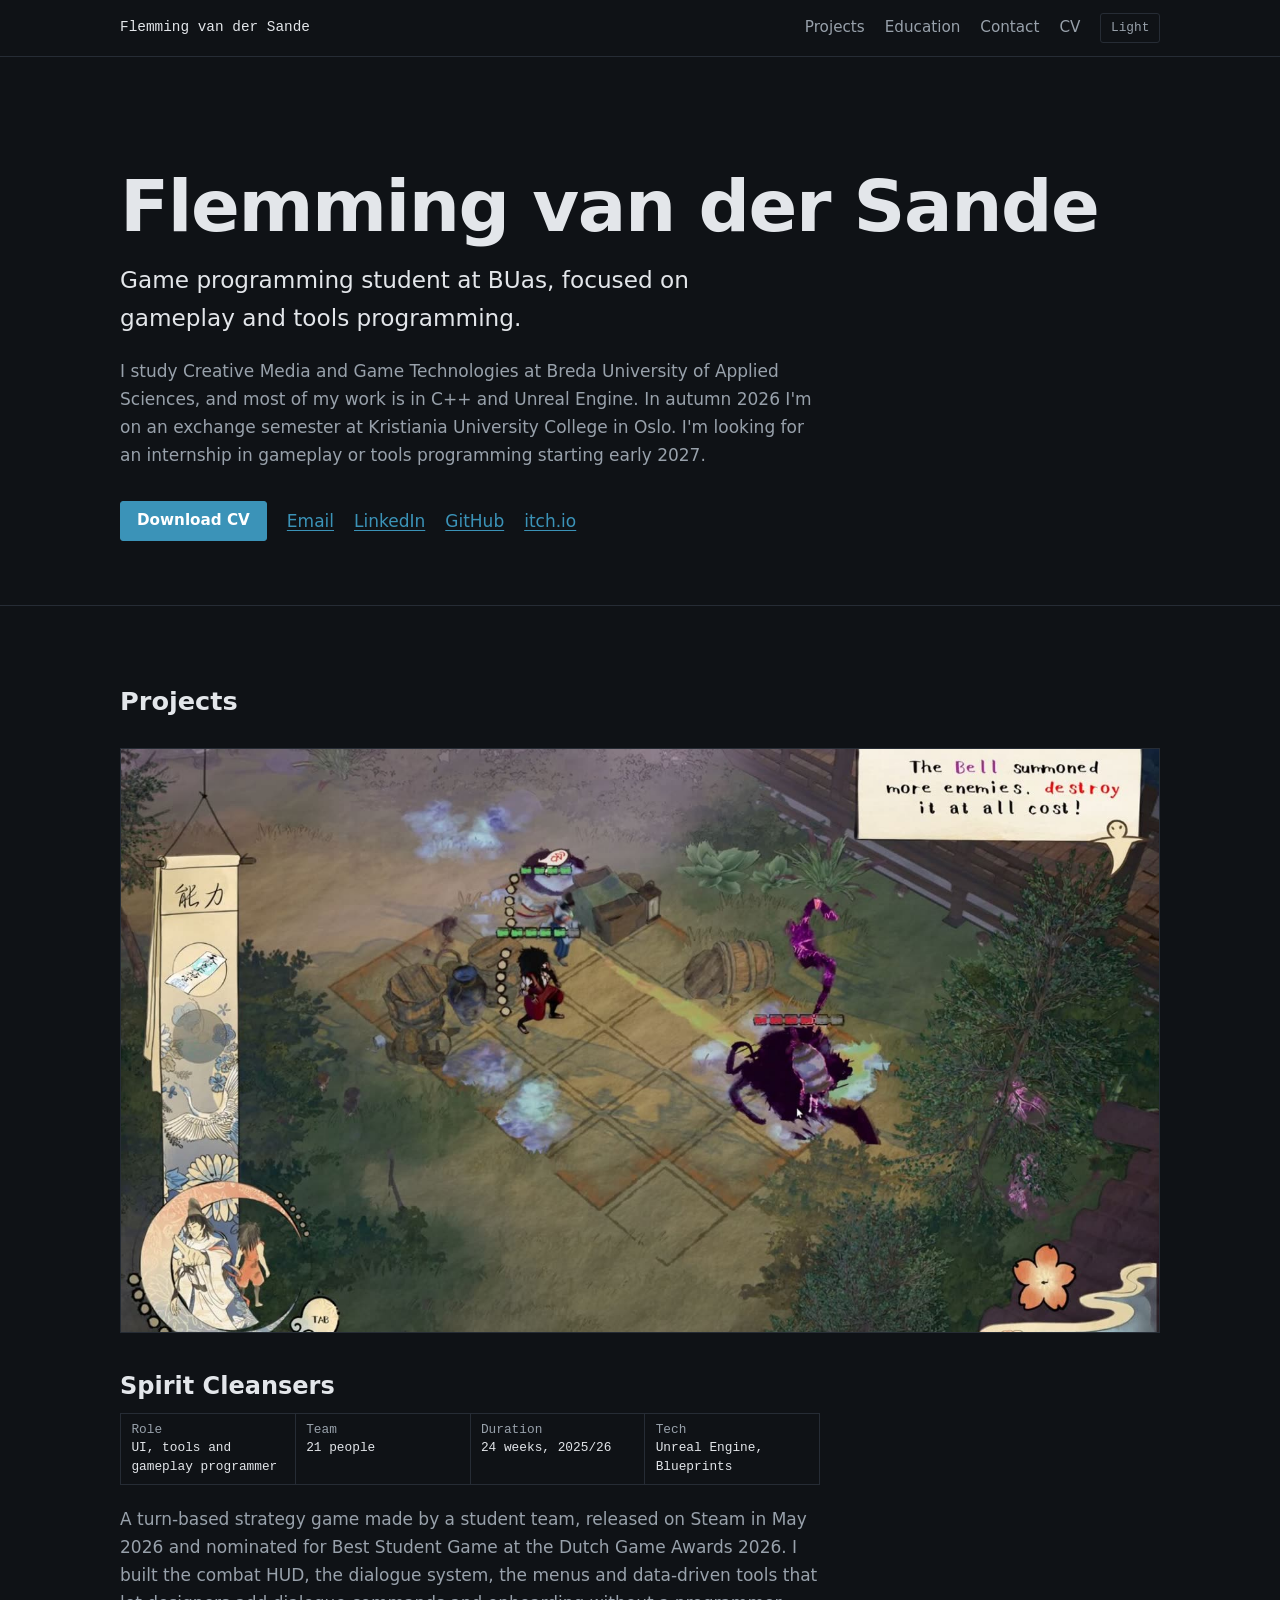
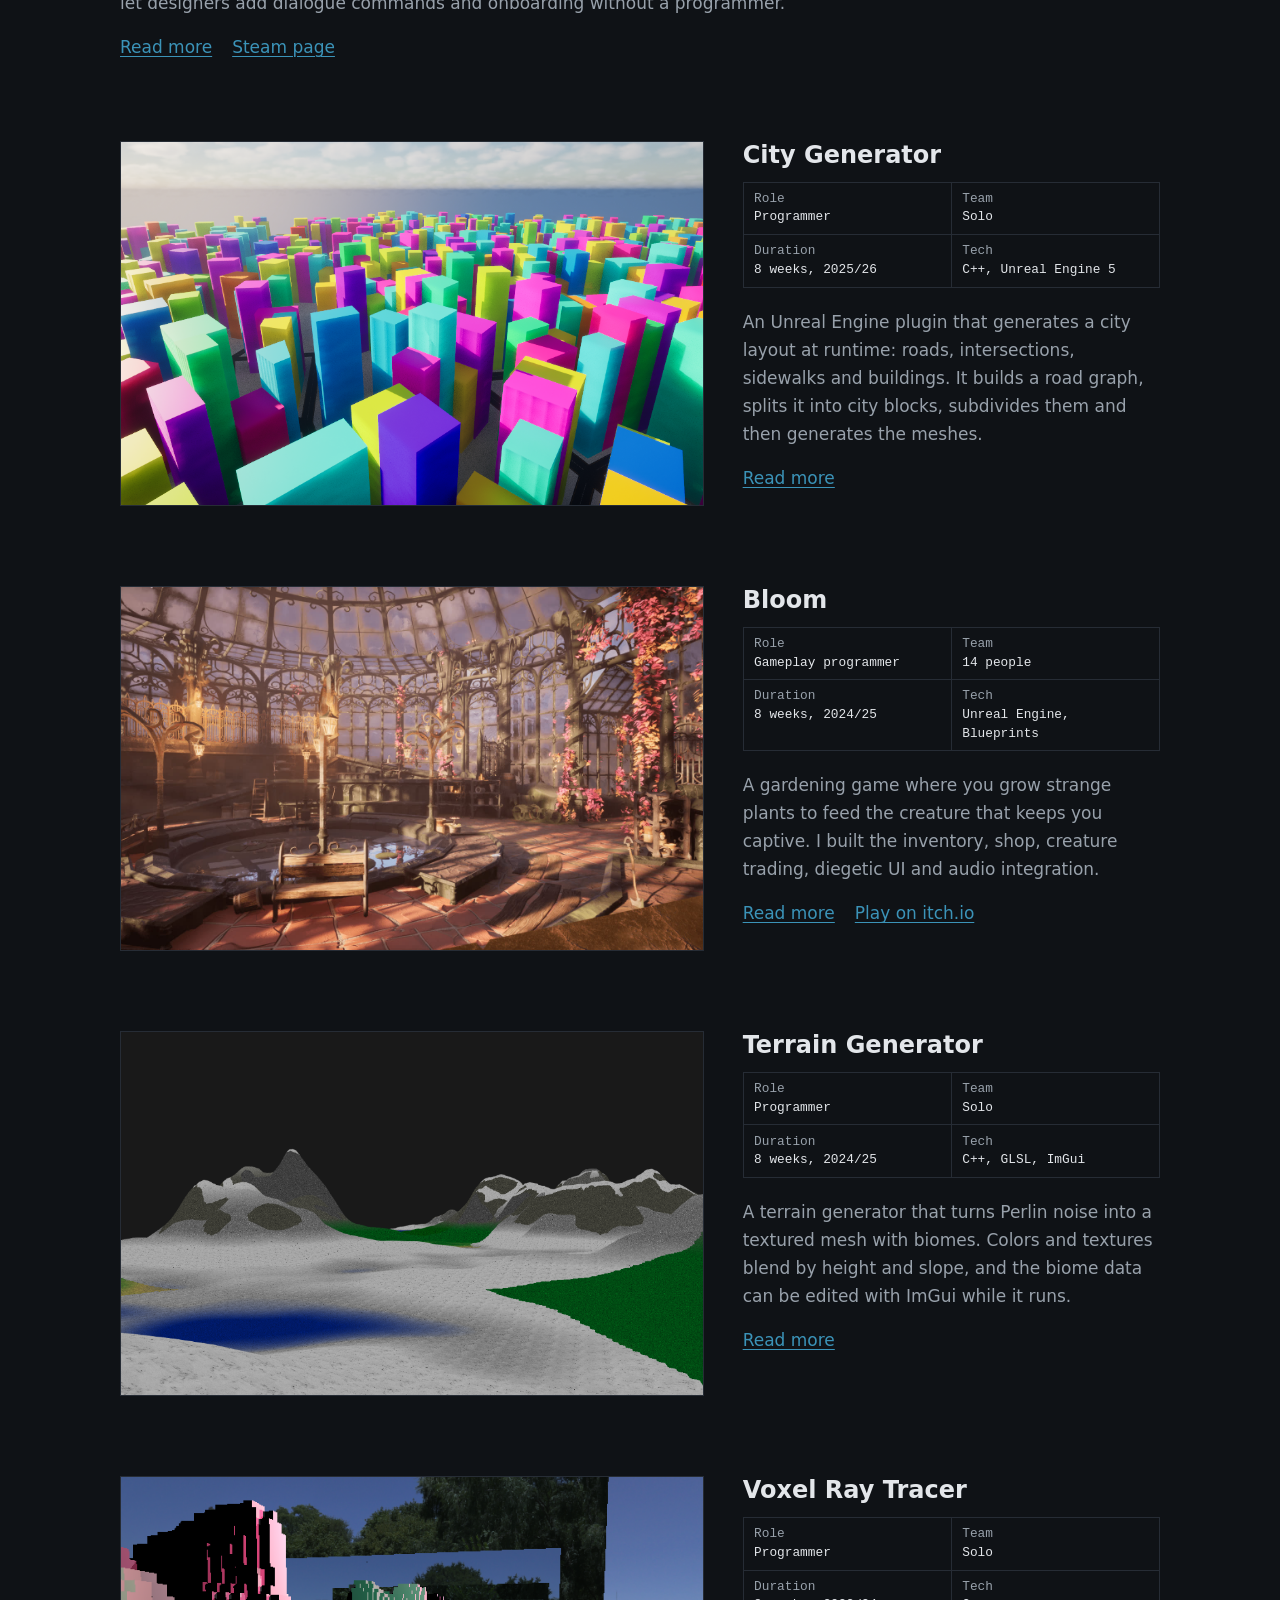
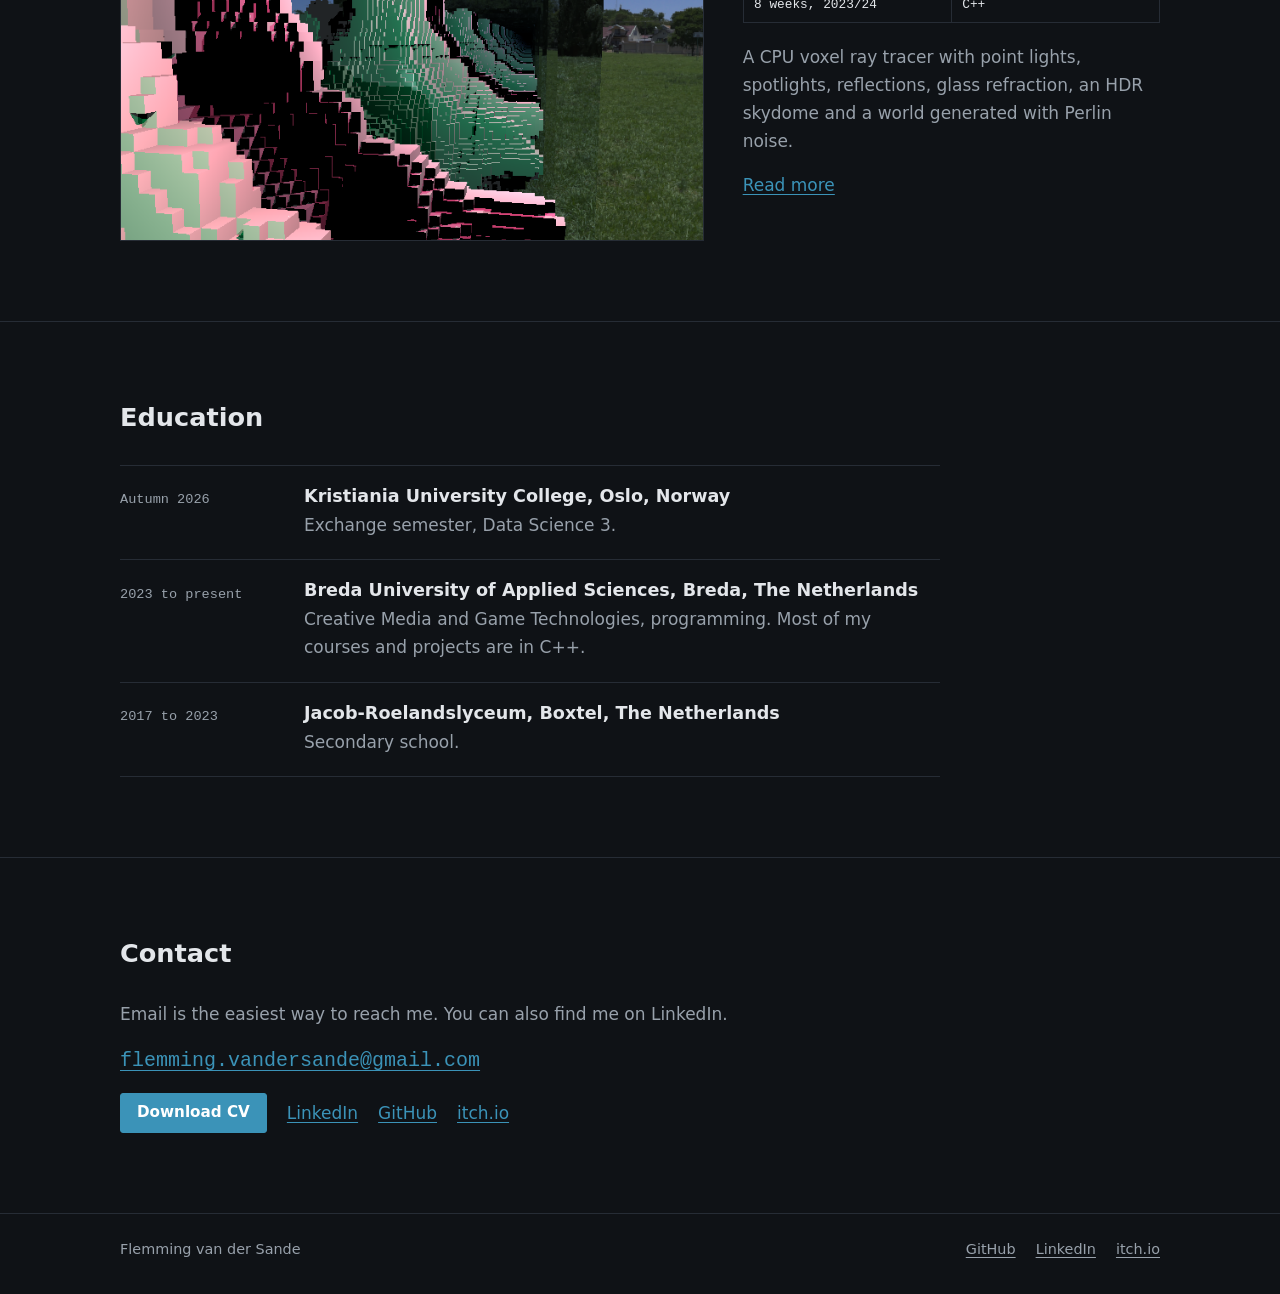
<file: index.html>
<!DOCTYPE html>
<html lang="en">
<head>
    <meta charset="UTF-8">
    <meta name="viewport" content="width=device-width, initial-scale=1.0">
    <title>Flemming van der Sande, gameplay and tools programmer</title>
    <meta name="description" content="Portfolio of Flemming van der Sande, game programming student at BUas focused on gameplay and tools programming in C++ and Unreal Engine.">
    <meta property="og:type" content="website">
    <meta property="og:title" content="Flemming van der Sande, gameplay and tools programmer">
    <meta property="og:description" content="Game programming student at BUas, focused on gameplay and tools programming. Looking for an internship starting early 2027.">
    <meta property="og:url" content="https://flumming.github.io/">
    <meta property="og:image" content="https://flumming.github.io/assets/spirit-cleansers/cover.jpg">
    <script>try{if(localStorage.getItem('theme')==='light')document.documentElement.dataset.theme='light'}catch(e){}</script>
    <link rel="stylesheet" href="style.css?v=3">
</head>
<body>
    <a class="skip-link" href="#projects">Skip to projects</a>

    <header class="site-bar">
        <div class="wrap">
            <a class="site-name" href="#top">Flemming van der Sande</a>
            <nav class="site-nav" aria-label="Main">
                <a href="#projects">Projects</a>
                <a href="#education">Education</a>
                <a href="#contact">Contact</a>
                <a href="assets/cv/Flemming_van_der_Sande_CV.pdf" download>CV</a>
                <button id="theme-toggle" type="button">Light</button>
            </nav>
        </div>
    </header>

    <main id="top">
        <section class="intro">
            <div class="wrap">
                <h1>Flemming van der Sande</h1>
                <p class="tagline">Game programming student at BUas, focused on gameplay and tools programming.</p>
                <p class="summary">
                    I study Creative Media and Game Technologies at Breda University of Applied Sciences, and most of my work is in C++ and Unreal Engine.
                    In autumn 2026 I'm on an exchange semester at Kristiania University College in Oslo.
                    I'm looking for an internship in gameplay or tools programming starting early 2027.
                </p>
                <ul class="link-row">
                    <li><a class="button" href="assets/cv/Flemming_van_der_Sande_CV.pdf" download>Download CV</a></li>
                    <li><a href="mailto:flemming.vandersande@gmail.com">Email</a></li>
                    <li><a href="https://www.linkedin.com/in/flemming-van-der-sande-676b86212/">LinkedIn</a></li>
                    <li><a href="https://github.com/Flumming">GitHub</a></li>
                    <li><a href="https://flumming.itch.io/">itch.io</a></li>
                </ul>
            </div>
        </section>

        <section id="projects" class="section">
            <div class="wrap">
                <h2 class="section-title">Projects</h2>

                <div class="project-list">

                    <article class="project featured">
                        <a class="project-media" href="projects/spirit-cleansers.html" tabindex="-1" aria-hidden="true">
                            <img src="assets/spirit-cleansers/cover.jpg" alt="" width="1600" height="900">
                        </a>
                        <div class="project-body">
                            <h3><a href="projects/spirit-cleansers.html">Spirit Cleansers</a></h3>
                            <dl class="specs">
                                <div><dt>Role</dt><dd>UI, tools and gameplay programmer</dd></div>
                                <div><dt>Team</dt><dd>21 people</dd></div>
                                <div><dt>Duration</dt><dd>24 weeks, 2025/26</dd></div>
                                <div><dt>Tech</dt><dd>Unreal Engine, Blueprints</dd></div>
                            </dl>
                            <p>A turn-based strategy game made by a student team, released on Steam in May 2026 and nominated for Best Student Game at the Dutch Game Awards 2026. I built the combat HUD, the dialogue system, the menus and data-driven tools that let designers add dialogue commands and onboarding without a programmer.</p>
                            <ul class="link-row">
                                <li><a href="projects/spirit-cleansers.html">Read more</a></li>
                                <li><a href="https://store.steampowered.com/app/4508350/Spirit_Cleansers/">Steam page</a></li>
                            </ul>
                        </div>
                    </article>

                    <article class="project">
                        <a class="project-media" href="projects/citygenerator.html" tabindex="-1" aria-hidden="true">
                            <img src="assets/citygenerator/banner.png" alt="" width="950" height="535">
                        </a>
                        <div class="project-body">
                            <h3><a href="projects/citygenerator.html">City Generator</a></h3>
                            <dl class="specs">
                                <div><dt>Role</dt><dd>Programmer</dd></div>
                                <div><dt>Team</dt><dd>Solo</dd></div>
                                <div><dt>Duration</dt><dd>8 weeks, 2025/26</dd></div>
                                <div><dt>Tech</dt><dd>C++, Unreal Engine 5</dd></div>
                            </dl>
                            <p>An Unreal Engine plugin that generates a city layout at runtime: roads, intersections, sidewalks and buildings. It builds a road graph, splits it into city blocks, subdivides them and then generates the meshes.</p>
                            <a href="projects/citygenerator.html">Read more</a>
                        </div>
                    </article>

                    <article class="project">
                        <a class="project-media" href="projects/bloom.html" tabindex="-1" aria-hidden="true">
                            <img src="assets/bloom/bloom-banner.jpg" alt="" width="1600" height="876" loading="lazy">
                        </a>
                        <div class="project-body">
                            <h3><a href="projects/bloom.html">Bloom</a></h3>
                            <dl class="specs">
                                <div><dt>Role</dt><dd>Gameplay programmer</dd></div>
                                <div><dt>Team</dt><dd>14 people</dd></div>
                                <div><dt>Duration</dt><dd>8 weeks, 2024/25</dd></div>
                                <div><dt>Tech</dt><dd>Unreal Engine, Blueprints</dd></div>
                            </dl>
                            <p>A gardening game where you grow strange plants to feed the creature that keeps you captive. I built the inventory, shop, creature trading, diegetic UI and audio integration.</p>
                            <ul class="link-row">
                                <li><a href="projects/bloom.html">Read more</a></li>
                                <li><a href="https://buas.itch.io/bloom">Play on itch.io</a></li>
                            </ul>
                        </div>
                    </article>

                    <article class="project">
                        <a class="project-media" href="projects/terraingenerator.html" tabindex="-1" aria-hidden="true">
                            <img class="focus-low" src="assets/terraingenerator/result/terrain2.png" alt="" width="899" height="655" loading="lazy">
                        </a>
                        <div class="project-body">
                            <h3><a href="projects/terraingenerator.html">Terrain Generator</a></h3>
                            <dl class="specs">
                                <div><dt>Role</dt><dd>Programmer</dd></div>
                                <div><dt>Team</dt><dd>Solo</dd></div>
                                <div><dt>Duration</dt><dd>8 weeks, 2024/25</dd></div>
                                <div><dt>Tech</dt><dd>C++, GLSL, ImGui</dd></div>
                            </dl>
                            <p>A terrain generator that turns Perlin noise into a textured mesh with biomes. Colors and textures blend by height and slope, and the biome data can be edited with ImGui while it runs.</p>
                            <a href="projects/terraingenerator.html">Read more</a>
                        </div>
                    </article>

                    <article class="project">
                        <a class="project-media" href="projects/raytracer.html" tabindex="-1" aria-hidden="true">
                            <img src="assets/raytracer/reflection.png" alt="" width="685" height="554" loading="lazy">
                        </a>
                        <div class="project-body">
                            <h3><a href="projects/raytracer.html">Voxel Ray Tracer</a></h3>
                            <dl class="specs">
                                <div><dt>Role</dt><dd>Programmer</dd></div>
                                <div><dt>Team</dt><dd>Solo</dd></div>
                                <div><dt>Duration</dt><dd>8 weeks, 2023/24</dd></div>
                                <div><dt>Tech</dt><dd>C++</dd></div>
                            </dl>
                            <p>A CPU voxel ray tracer with point lights, spotlights, reflections, glass refraction, an HDR skydome and a world generated with Perlin noise.</p>
                            <a href="projects/raytracer.html">Read more</a>
                        </div>
                    </article>

                </div>
            </div>
        </section>

        <section id="education" class="section">
            <div class="wrap">
                <h2 class="section-title">Education</h2>
                <ul class="timeline">
                    <li>
                        <div class="when">Autumn 2026</div>
                        <div>
                            <h3>Kristiania University College, Oslo, Norway</h3>
                            <p>Exchange semester, Data Science 3.</p>
                        </div>
                    </li>
                    <li>
                        <div class="when">2023 to present</div>
                        <div>
                            <h3>Breda University of Applied Sciences, Breda, The Netherlands</h3>
                            <p>Creative Media and Game Technologies, programming. Most of my courses and projects are in C++.</p>
                        </div>
                    </li>
                    <li>
                        <div class="when">2017 to 2023</div>
                        <div>
                            <h3>Jacob-Roelandslyceum, Boxtel, The Netherlands</h3>
                            <p>Secondary school.</p>
                        </div>
                    </li>
                </ul>
            </div>
        </section>

        <section id="contact" class="section contact">
            <div class="wrap">
                <h2 class="section-title">Contact</h2>
                <p>Email is the easiest way to reach me. You can also find me on LinkedIn.</p>
                <p><a class="email" href="mailto:flemming.vandersande@gmail.com">flemming.vandersande@gmail.com</a></p>
                <ul class="link-row">
                    <li><a class="button" href="assets/cv/Flemming_van_der_Sande_CV.pdf" download>Download CV</a></li>
                    <li><a href="https://www.linkedin.com/in/flemming-van-der-sande-676b86212/">LinkedIn</a></li>
                    <li><a href="https://github.com/Flumming">GitHub</a></li>
                    <li><a href="https://flumming.itch.io/">itch.io</a></li>
                </ul>
            </div>
        </section>
    </main>

    <footer class="site-footer">
        <div class="wrap">
            <span>Flemming van der Sande</span>
            <ul class="link-row">
                <li><a href="https://github.com/Flumming">GitHub</a></li>
                <li><a href="https://www.linkedin.com/in/flemming-van-der-sande-676b86212/">LinkedIn</a></li>
                <li><a href="https://flumming.itch.io/">itch.io</a></li>
            </ul>
        </div>
    </footer>

    <script src="script.js?v=3"></script>
</body>
</html>
</file>
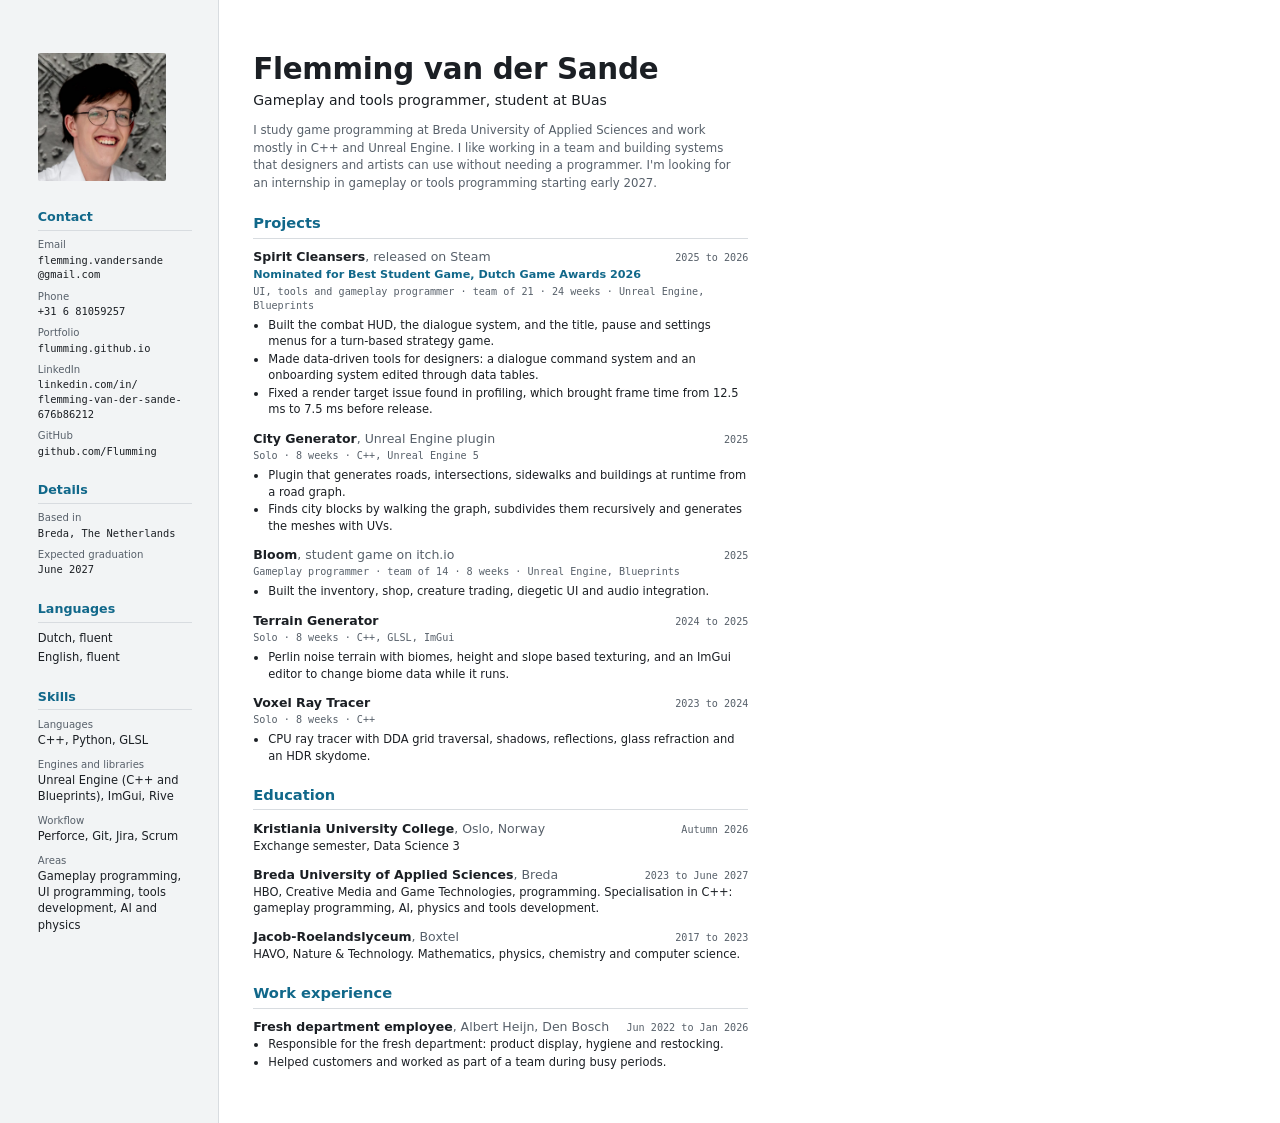
<file: _cv/cv.html>
<!DOCTYPE html>
<html lang="en">
<head>
<meta charset="UTF-8">
<title>Flemming van der Sande, CV</title>
<!--
    Source for assets/cv/Flemming_van_der_Sande_CV.pdf
    Folders starting with _ are not published by GitHub Pages, so this file stays private on the site.

    To rebuild the PDF after editing, run from the repo root:
        node _cv/build.js
-->
<style>
    @page { size: A4; margin: 0; }

    :root {
        --text: #1b1f24;
        --muted: #57606a;
        --rule: #d8dce0;
        --accent: #11688a;
        --side-bg: #f2f4f5;
        --mono: "DejaVu Sans Mono", ui-monospace, Consolas, monospace;
        --sans: "DejaVu Sans", system-ui, "Segoe UI", Roboto, sans-serif;
    }

    * { box-sizing: border-box; }

    html, body {
        margin: 0;
        padding: 0;
        color: var(--text);
        font-family: var(--sans);
        font-size: 8.6pt;
        line-height: 1.42;
        -webkit-print-color-adjust: exact;
        print-color-adjust: exact;
    }

    .page {
        width: 210mm;
        height: 297mm;
        display: grid;
        grid-template-columns: 58mm 1fr;
        overflow: hidden;
    }

    a { color: inherit; text-decoration: none; }

    h1, h2, h3, p, ul { margin: 0; }

    /* ---------- Side column ---------- */

    .side {
        background: var(--side-bg);
        padding: 14mm 7mm 12mm 10mm;
        border-right: 1px solid var(--rule);
    }

    .photo {
        display: block;
        width: 34mm;
        height: 34mm;
        object-fit: cover;
        border-radius: 2px;
        margin-bottom: 7mm;
    }

    .side h2 {
        font-size: 9.5pt;
        color: var(--accent);
        font-weight: 700;
        margin: 6mm 0 2mm;
        padding-bottom: 1mm;
        border-bottom: 1px solid var(--rule);
    }

    .side h2:first-of-type { margin-top: 0; }

    .side dl { margin: 0; }

    .side dt {
        color: var(--muted);
        font-size: 7.6pt;
        margin-top: 2mm;
    }

    .side dt:first-child { margin-top: 0; }

    .side dd {
        margin: 0;
        overflow-wrap: normal;
        font-family: var(--mono);
        font-size: 7.8pt;
    }

    .side ul {
        list-style: none;
        padding: 0;
    }

    .side li { margin-bottom: 0.6mm; }

    .skill-group { margin-bottom: 2.4mm; }

    .skill-group .label {
        color: var(--muted);
        font-size: 7.6pt;
    }

    /* ---------- Main column ---------- */

    .main { padding: 14mm 12mm 10mm 9mm; }

    .main h1 {
        font-size: 22pt;
        line-height: 1.1;
        letter-spacing: -0.01em;
        font-weight: 700;
    }

    .tagline {
        font-size: 10.5pt;
        margin: 1.5mm 0 3mm;
    }

    .profile {
        color: var(--muted);
        font-size: 8.8pt;
        line-height: 1.5;
        margin-bottom: 1mm;
    }

    .main h2 {
        font-size: 11pt;
        color: var(--accent);
        font-weight: 700;
        margin: 5.5mm 0 2.5mm;
        padding-bottom: 1mm;
        border-bottom: 1px solid var(--rule);
    }

    .entry { margin-bottom: 3.2mm; break-inside: avoid; }

    .entry-head {
        display: flex;
        justify-content: space-between;
        align-items: baseline;
        gap: 4mm;
    }

    .entry h3 {
        font-size: 9.4pt;
        font-weight: 700;
    }

    .entry h3 .where {
        font-weight: 400;
        color: var(--muted);
    }

    .when {
        font-family: var(--mono);
        font-size: 7.6pt;
        color: var(--muted);
        white-space: nowrap;
    }

    .meta {
        font-family: var(--mono);
        font-size: 7.6pt;
        color: var(--muted);
        margin: 0.4mm 0 1mm;
    }

    .entry .award {
        color: var(--accent);
        font-weight: 700;
        font-size: 8.4pt;
        margin: 0.3mm 0 0.2mm;
    }

    .entry ul {
        padding-left: 4mm;
        color: var(--text);
    }

    .entry li { margin-bottom: 0.4mm; }

    .entry p { color: var(--text); }
</style>
</head>
<body>
<div class="page">

    <aside class="side">
        <img class="photo" src="photo.jpg" alt="Flemming van der Sande">

        <h2>Contact</h2>
        <dl>
            <dt>Email</dt>
            <dd><a href="mailto:flemming.vandersande@gmail.com">flemming.vandersande<wbr>@gmail.com</a></dd>
            <dt>Phone</dt>
            <dd>+31 6 81059257</dd>
            <dt>Portfolio</dt>
            <dd><a href="https://flumming.github.io">flumming.github.io</a></dd>
            <dt>LinkedIn</dt>
            <dd><a href="https://www.linkedin.com/in/flemming-van-der-sande-676b86212/">linkedin.com/in/<wbr>flemming-van-der-sande-676b86212</a></dd>
            <dt>GitHub</dt>
            <dd><a href="https://github.com/Flumming">github.com/Flumming</a></dd>
        </dl>

        <h2>Details</h2>
        <dl>
            <dt>Based in</dt>
            <dd>Breda, The Netherlands</dd>
            <dt>Expected graduation</dt>
            <dd>June 2027</dd>
        </dl>

        <h2>Languages</h2>
        <ul>
            <li>Dutch, fluent</li>
            <li>English, fluent</li>
        </ul>

        <h2>Skills</h2>
        <div class="skill-group">
            <div class="label">Languages</div>
            C++, Python, GLSL
        </div>
        <div class="skill-group">
            <div class="label">Engines and libraries</div>
            Unreal Engine (C++ and Blueprints), ImGui, Rive
        </div>
        <div class="skill-group">
            <div class="label">Workflow</div>
            Perforce, Git, Jira, Scrum
        </div>
        <div class="skill-group">
            <div class="label">Areas</div>
            Gameplay programming, UI programming, tools development, AI and physics
        </div>
    </aside>

    <main class="main">
        <h1>Flemming van der Sande</h1>
        <p class="tagline">Gameplay and tools programmer, student at BUas</p>
        <p class="profile">
            I study game programming at Breda University of Applied Sciences and work mostly in C++ and Unreal Engine.
            I like working in a team and building systems that designers and artists can use without needing a programmer.
            I'm looking for an internship in gameplay or tools programming starting early 2027.
        </p>

        <h2>Projects</h2>

        <div class="entry">
            <div class="entry-head">
                <h3>Spirit Cleansers<span class="where">, released on Steam</span></h3>
                <span class="when">2025 to 2026</span>
            </div>
            <p class="award">Nominated for Best Student Game, Dutch Game Awards 2026</p>
            <div class="meta">UI, tools and gameplay programmer · team of 21 · 24 weeks · Unreal Engine, Blueprints</div>
            <ul>
                <li>Built the combat HUD, the dialogue system, and the title, pause and settings menus for a turn-based strategy game.</li>
                <li>Made data-driven tools for designers: a dialogue command system and an onboarding system edited through data tables.</li>
                <li>Fixed a render target issue found in profiling, which brought frame time from 12.5 ms to 7.5 ms before release.</li>
            </ul>
        </div>

        <div class="entry">
            <div class="entry-head">
                <h3>City Generator<span class="where">, Unreal Engine plugin</span></h3>
                <span class="when">2025</span>
            </div>
            <div class="meta">Solo · 8 weeks · C++, Unreal Engine 5</div>
            <ul>
                <li>Plugin that generates roads, intersections, sidewalks and buildings at runtime from a road graph.</li>
                <li>Finds city blocks by walking the graph, subdivides them recursively and generates the meshes with UVs.</li>
            </ul>
        </div>

        <div class="entry">
            <div class="entry-head">
                <h3>Bloom<span class="where">, student game on itch.io</span></h3>
                <span class="when">2025</span>
            </div>
            <div class="meta">Gameplay programmer · team of 14 · 8 weeks · Unreal Engine, Blueprints</div>
            <ul>
                <li>Built the inventory, shop, creature trading, diegetic UI and audio integration.</li>
            </ul>
        </div>

        <div class="entry">
            <div class="entry-head">
                <h3>Terrain Generator</h3>
                <span class="when">2024 to 2025</span>
            </div>
            <div class="meta">Solo · 8 weeks · C++, GLSL, ImGui</div>
            <ul>
                <li>Perlin noise terrain with biomes, height and slope based texturing, and an ImGui editor to change biome data while it runs.</li>
            </ul>
        </div>

        <div class="entry">
            <div class="entry-head">
                <h3>Voxel Ray Tracer</h3>
                <span class="when">2023 to 2024</span>
            </div>
            <div class="meta">Solo · 8 weeks · C++</div>
            <ul>
                <li>CPU ray tracer with DDA grid traversal, shadows, reflections, glass refraction and an HDR skydome.</li>
            </ul>
        </div>

        <h2>Education</h2>

        <div class="entry">
            <div class="entry-head">
                <h3>Kristiania University College<span class="where">, Oslo, Norway</span></h3>
                <span class="when">Autumn 2026</span>
            </div>
            <p>Exchange semester, Data Science 3</p>
        </div>

        <div class="entry">
            <div class="entry-head">
                <h3>Breda University of Applied Sciences<span class="where">, Breda</span></h3>
                <span class="when">2023 to June 2027</span>
            </div>
            <p>HBO, Creative Media and Game Technologies, programming. Specialisation in C++: gameplay programming, AI, physics and tools development.</p>
        </div>

        <div class="entry">
            <div class="entry-head">
                <h3>Jacob-Roelandslyceum<span class="where">, Boxtel</span></h3>
                <span class="when">2017 to 2023</span>
            </div>
            <p>HAVO, Nature &amp; Technology. Mathematics, physics, chemistry and computer science.</p>
        </div>

        <h2>Work experience</h2>

        <div class="entry">
            <div class="entry-head">
                <h3>Fresh department employee<span class="where">, Albert Heijn, Den Bosch</span></h3>
                <span class="when">Jun 2022 to Jan 2026</span>
            </div>
            <ul>
                <li>Responsible for the fresh department: product display, hygiene and restocking.</li>
                <li>Helped customers and worked as part of a team during busy periods.</li>
            </ul>
        </div>
    </main>

</div>
</body>
</html>
</file>
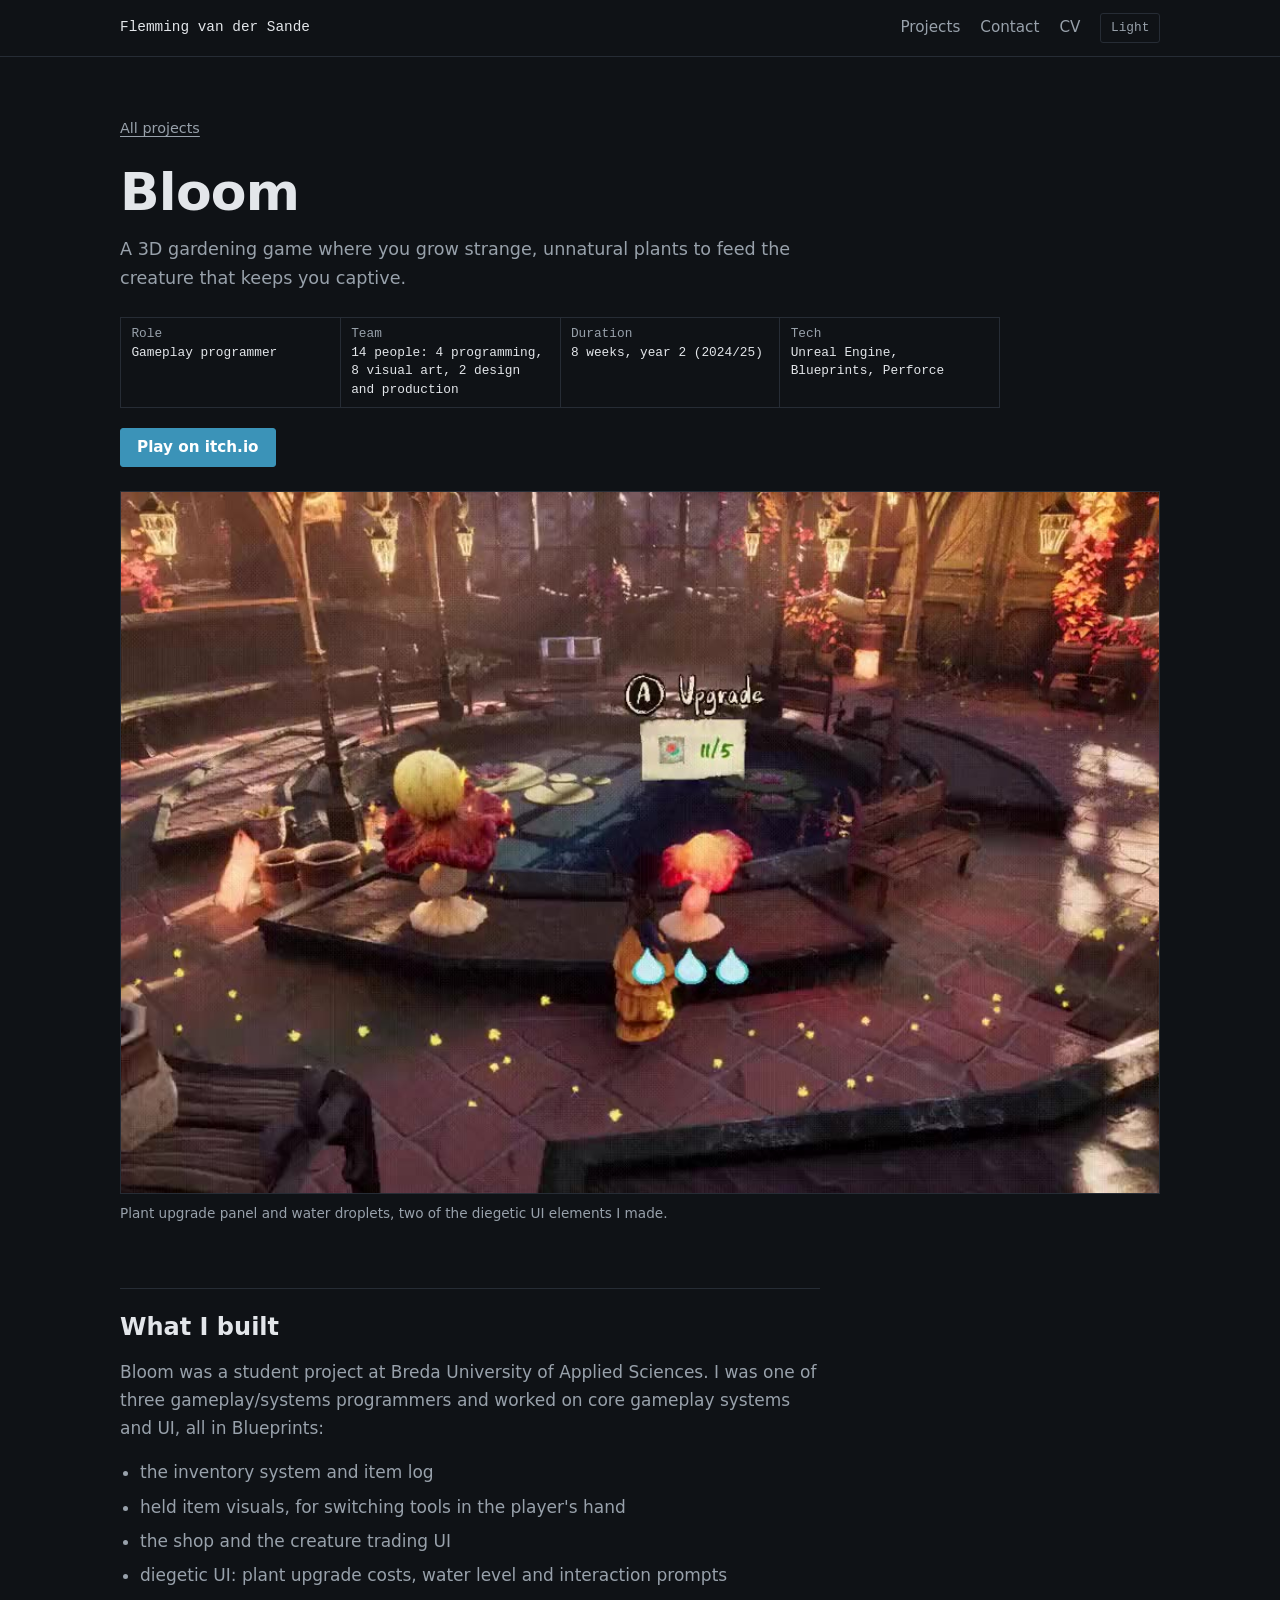
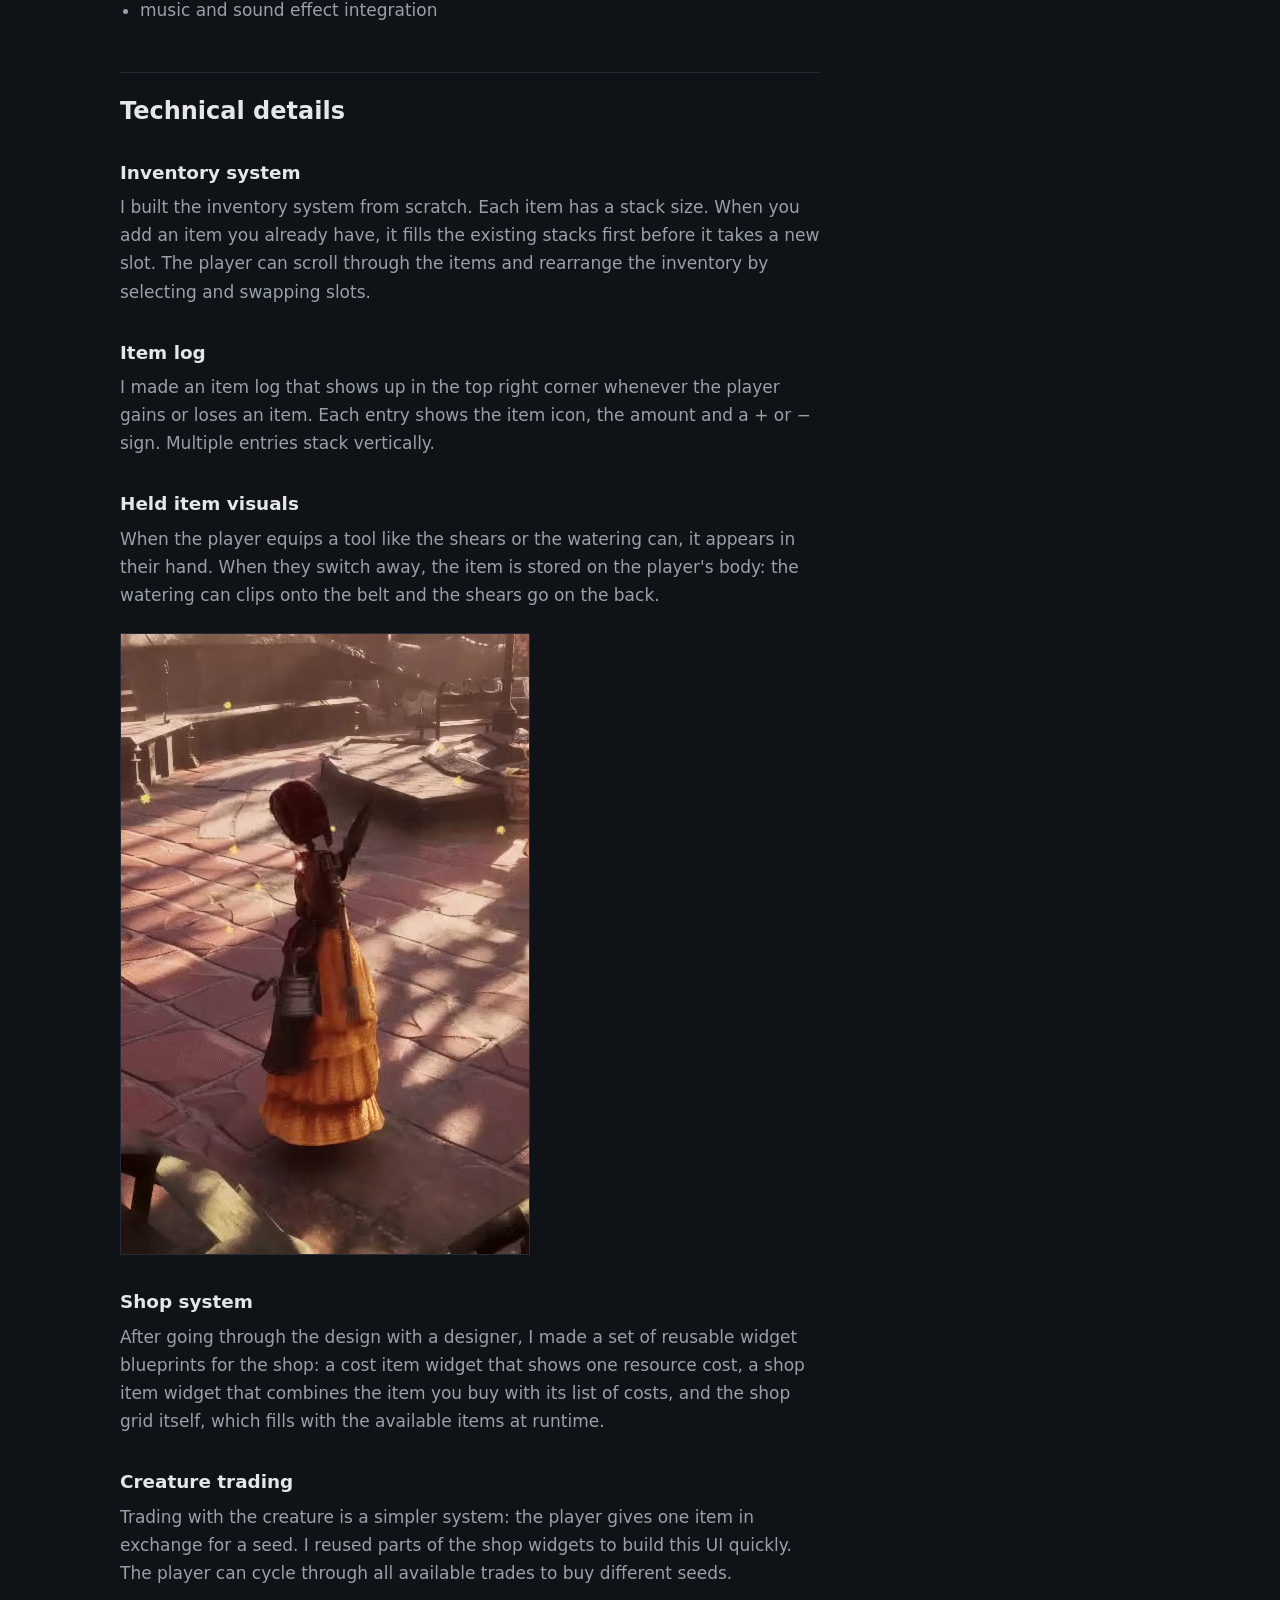
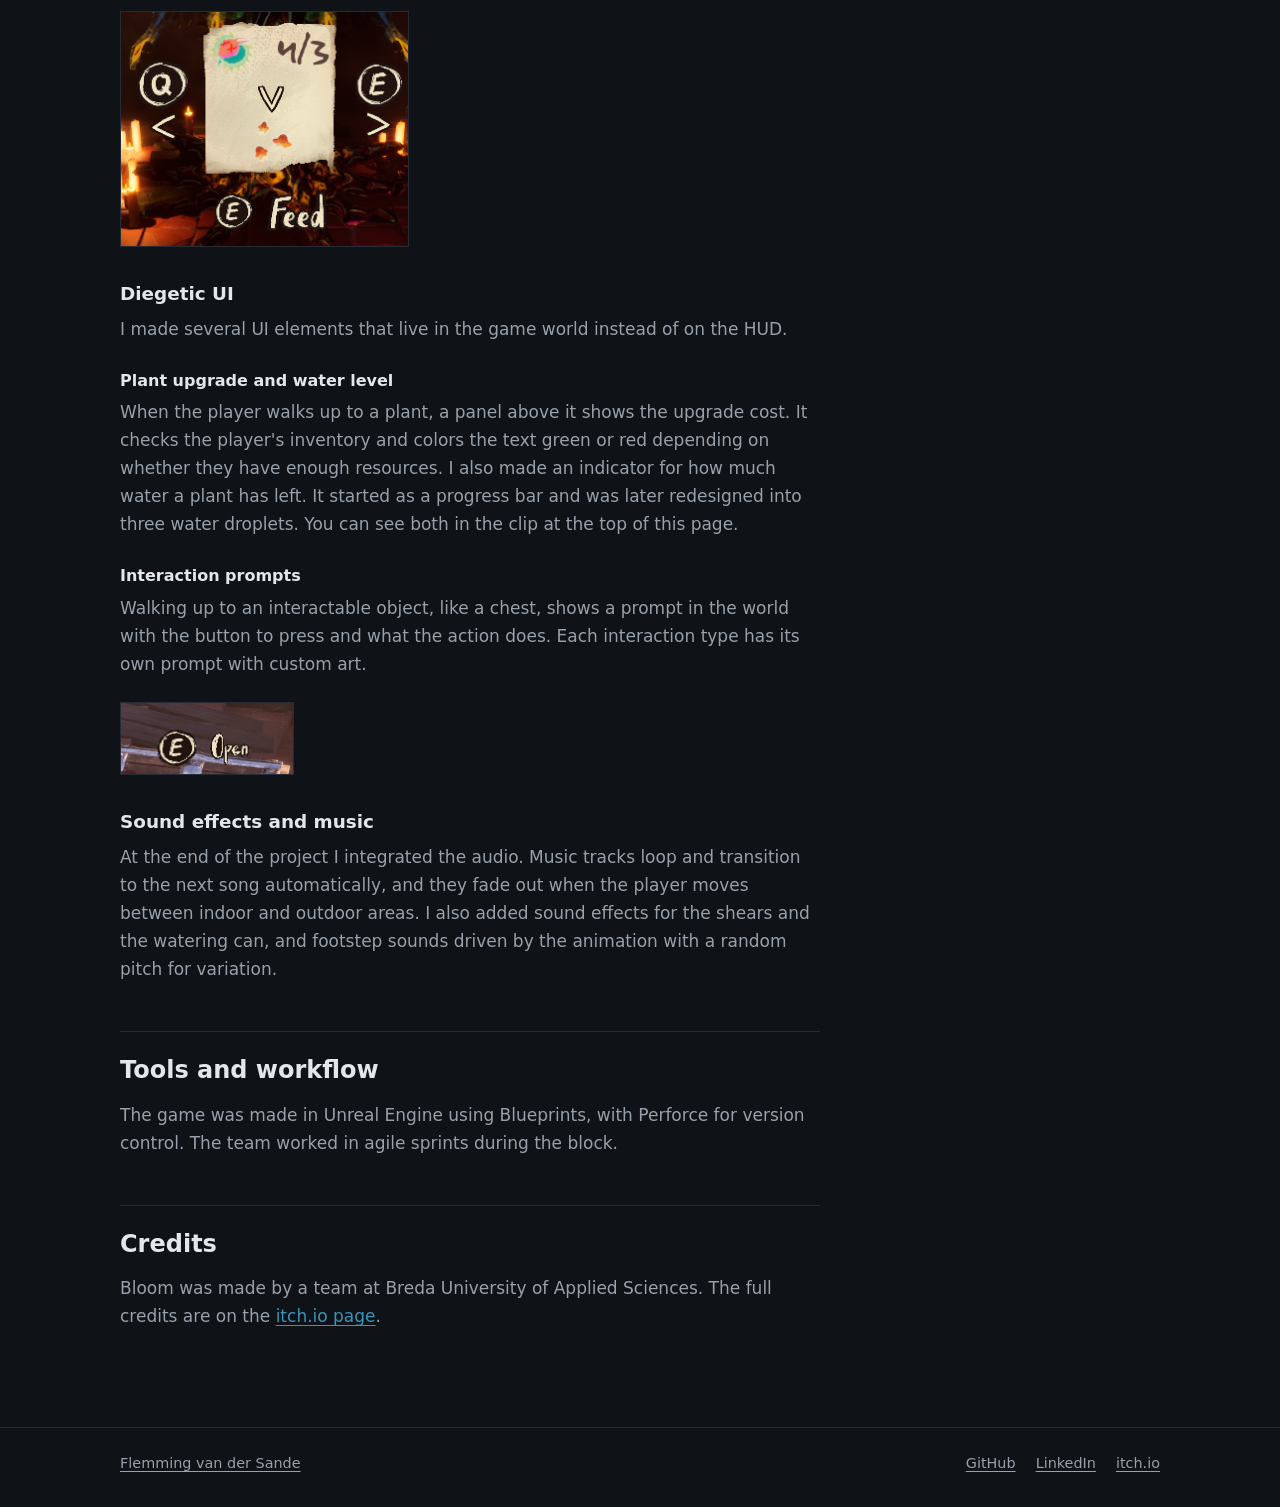
<file: projects/bloom.html>
<!DOCTYPE html>
<html lang="en">
<head>
    <meta charset="UTF-8">
    <meta name="viewport" content="width=device-width, initial-scale=1.0">
    <title>Bloom, Flemming van der Sande</title>
    <meta name="description" content="Bloom, a student game made in Unreal Engine. I built the inventory, shop, creature trading, diegetic UI and audio integration in Blueprints.">
    <script>try{if(localStorage.getItem('theme')==='light')document.documentElement.dataset.theme='light'}catch(e){}</script>
    <link rel="stylesheet" href="../style.css?v=3">
</head>
<body>
    <header class="site-bar">
        <div class="wrap">
            <a class="site-name" href="../index.html">Flemming van der Sande</a>
            <nav class="site-nav" aria-label="Main">
                <a href="../index.html#projects">Projects</a>
                <a href="../index.html#contact">Contact</a>
                <a href="../assets/cv/Flemming_van_der_Sande_CV.pdf" download>CV</a>
                <button id="theme-toggle" type="button">Light</button>
            </nav>
        </div>
    </header>

    <main class="wrap">
        <div class="page-head">
            <a class="back-link" href="../index.html#projects">All projects</a>
            <h1>Bloom</h1>
            <p class="lede">A 3D gardening game where you grow strange, unnatural plants to feed the creature that keeps you captive.</p>
            <dl class="specs">
                <div><dt>Role</dt><dd>Gameplay programmer</dd></div>
                <div><dt>Team</dt><dd>14 people: 4 programming, 8 visual art, 2 design and production</dd></div>
                <div><dt>Duration</dt><dd>8 weeks, year 2 (2024/25)</dd></div>
                <div><dt>Tech</dt><dd>Unreal Engine, Blueprints, Perforce</dd></div>
            </dl>
            <ul class="link-row">
                <li><a class="button" href="https://buas.itch.io/bloom">Play on itch.io</a></li>
            </ul>
        </div>

        <figure class="lead-media">
            <video src="../assets/bloom/plant-ui.mp4" poster="../assets/bloom/plant-ui-poster.jpg" width="960" height="648" autoplay muted loop playsinline aria-label="The player walks up to plants. An upgrade cost panel and three water droplets appear above them."></video>
            <figcaption>Plant upgrade panel and water droplets, two of the diegetic UI elements I made.</figcaption>
        </figure>

        <article class="prose">
            <h2>What I built</h2>
            <p>
                Bloom was a student project at Breda University of Applied Sciences.
                I was one of three gameplay/systems programmers and worked on core gameplay systems and UI, all in Blueprints:
            </p>
            <ul>
                <li>the inventory system and item log</li>
                <li>held item visuals, for switching tools in the player's hand</li>
                <li>the shop and the creature trading UI</li>
                <li>diegetic UI: plant upgrade costs, water level and interaction prompts</li>
                <li>music and sound effect integration</li>
            </ul>

            <h2>Technical details</h2>

            <h3>Inventory system</h3>
            <p>
                I built the inventory system from scratch. Each item has a stack size. When you add an item you already have, it fills the existing stacks first before it takes a new slot.
                The player can scroll through the items and rearrange the inventory by selecting and swapping slots.
            </p>
            <!-- TODO: add a clip or screenshot of the inventory (stacking, scrolling, swapping), for example:
            <figure>
                <img src="../assets/bloom/inventory.gif" alt="Inventory with item stacking and scrolling" loading="lazy">
            </figure>
            -->

            <h3>Item log</h3>
            <p>
                I made an item log that shows up in the top right corner whenever the player gains or loses an item.
                Each entry shows the item icon, the amount and a + or &minus; sign. Multiple entries stack vertically.
            </p>
            <!-- TODO: add a screenshot of the item log, for example:
            <figure>
                <img src="../assets/bloom/itemlog.png" alt="Item log showing gained and lost items" loading="lazy">
            </figure>
            -->

            <h3>Held item visuals</h3>
            <p>
                When the player equips a tool like the shears or the watering can, it appears in their hand.
                When they switch away, the item is stored on the player's body: the watering can clips onto the belt and the shears go on the back.
            </p>
            <figure class="portrait">
                <video src="../assets/bloom/item-switch.mp4" poster="../assets/bloom/item-switch-poster.jpg" width="408" height="620" autoplay muted loop playsinline aria-label="The player switches between the shears and the watering can"></video>
            </figure>

            <h3>Shop system</h3>
            <p>
                After going through the design with a designer, I made a set of reusable widget blueprints for the shop: a cost item widget that shows one resource cost,
                a shop item widget that combines the item you buy with its list of costs, and the shop grid itself, which fills with the available items at runtime.
            </p>
            <!-- TODO: add a screenshot of the shop, for example:
            <figure>
                <img src="../assets/bloom/shop.png" alt="Shop with items and their costs" loading="lazy">
            </figure>
            -->

            <h3>Creature trading</h3>
            <p>
                Trading with the creature is a simpler system: the player gives one item in exchange for a seed.
                I reused parts of the shop widgets to build this UI quickly. The player can cycle through all available trades to buy different seeds.
            </p>
            <figure>
                <img src="../assets/bloom/newuicreature.png" alt="Creature trading UI" width="289" height="236" loading="lazy">
            </figure>

            <h3>Diegetic UI</h3>
            <p>I made several UI elements that live in the game world instead of on the HUD.</p>

            <h4>Plant upgrade and water level</h4>
            <p>
                When the player walks up to a plant, a panel above it shows the upgrade cost.
                It checks the player's inventory and colors the text green or red depending on whether they have enough resources.
                I also made an indicator for how much water a plant has left. It started as a progress bar and was later redesigned into three water droplets.
                You can see both in the clip at the top of this page.
            </p>

            <h4>Interaction prompts</h4>
            <p>
                Walking up to an interactable object, like a chest, shows a prompt in the world with the button to press and what the action does.
                Each interaction type has its own prompt with custom art.
            </p>
            <figure>
                <img src="../assets/bloom/interactionopen.png" alt="Interaction prompt for opening a chest" width="174" height="72" loading="lazy">
            </figure>

            <h3>Sound effects and music</h3>
            <p>
                At the end of the project I integrated the audio. Music tracks loop and transition to the next song automatically, and they fade out when the player moves between indoor and outdoor areas.
                I also added sound effects for the shears and the watering can, and footstep sounds driven by the animation with a random pitch for variation.
            </p>

            <h2>Tools and workflow</h2>
            <p>
                The game was made in Unreal Engine using Blueprints, with Perforce for version control.
                The team worked in agile sprints during the block.
            </p>

            <h2>Credits</h2>
            <p>
                Bloom was made by a team at Breda University of Applied Sciences. The full credits are on the <a href="https://buas.itch.io/bloom">itch.io page</a>.
            </p>
        </article>
    </main>

    <footer class="site-footer">
        <div class="wrap">
            <a href="../index.html">Flemming van der Sande</a>
            <ul class="link-row">
                <li><a href="https://github.com/Flumming">GitHub</a></li>
                <li><a href="https://www.linkedin.com/in/flemming-van-der-sande-676b86212/">LinkedIn</a></li>
                <li><a href="https://flumming.itch.io/">itch.io</a></li>
            </ul>
        </div>
    </footer>

    <script src="../script.js?v=3"></script>
</body>
</html>
</file>
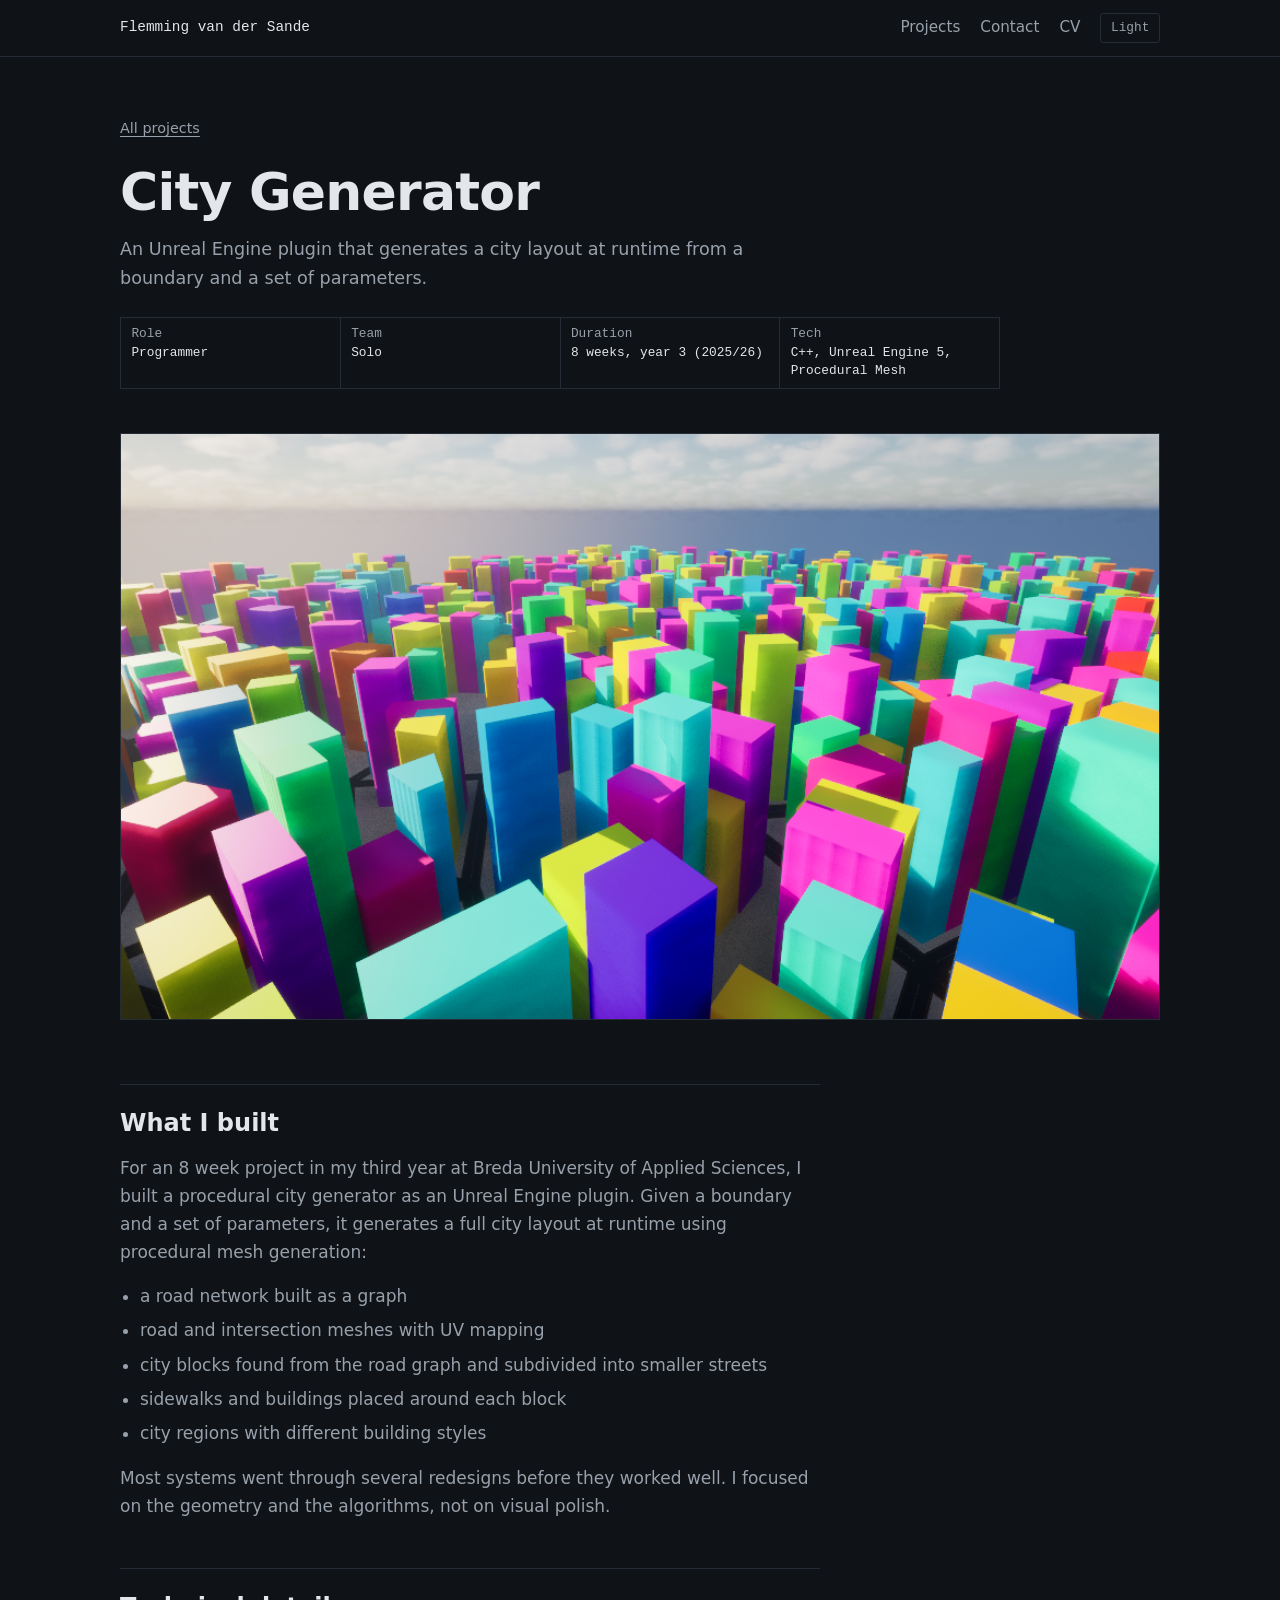
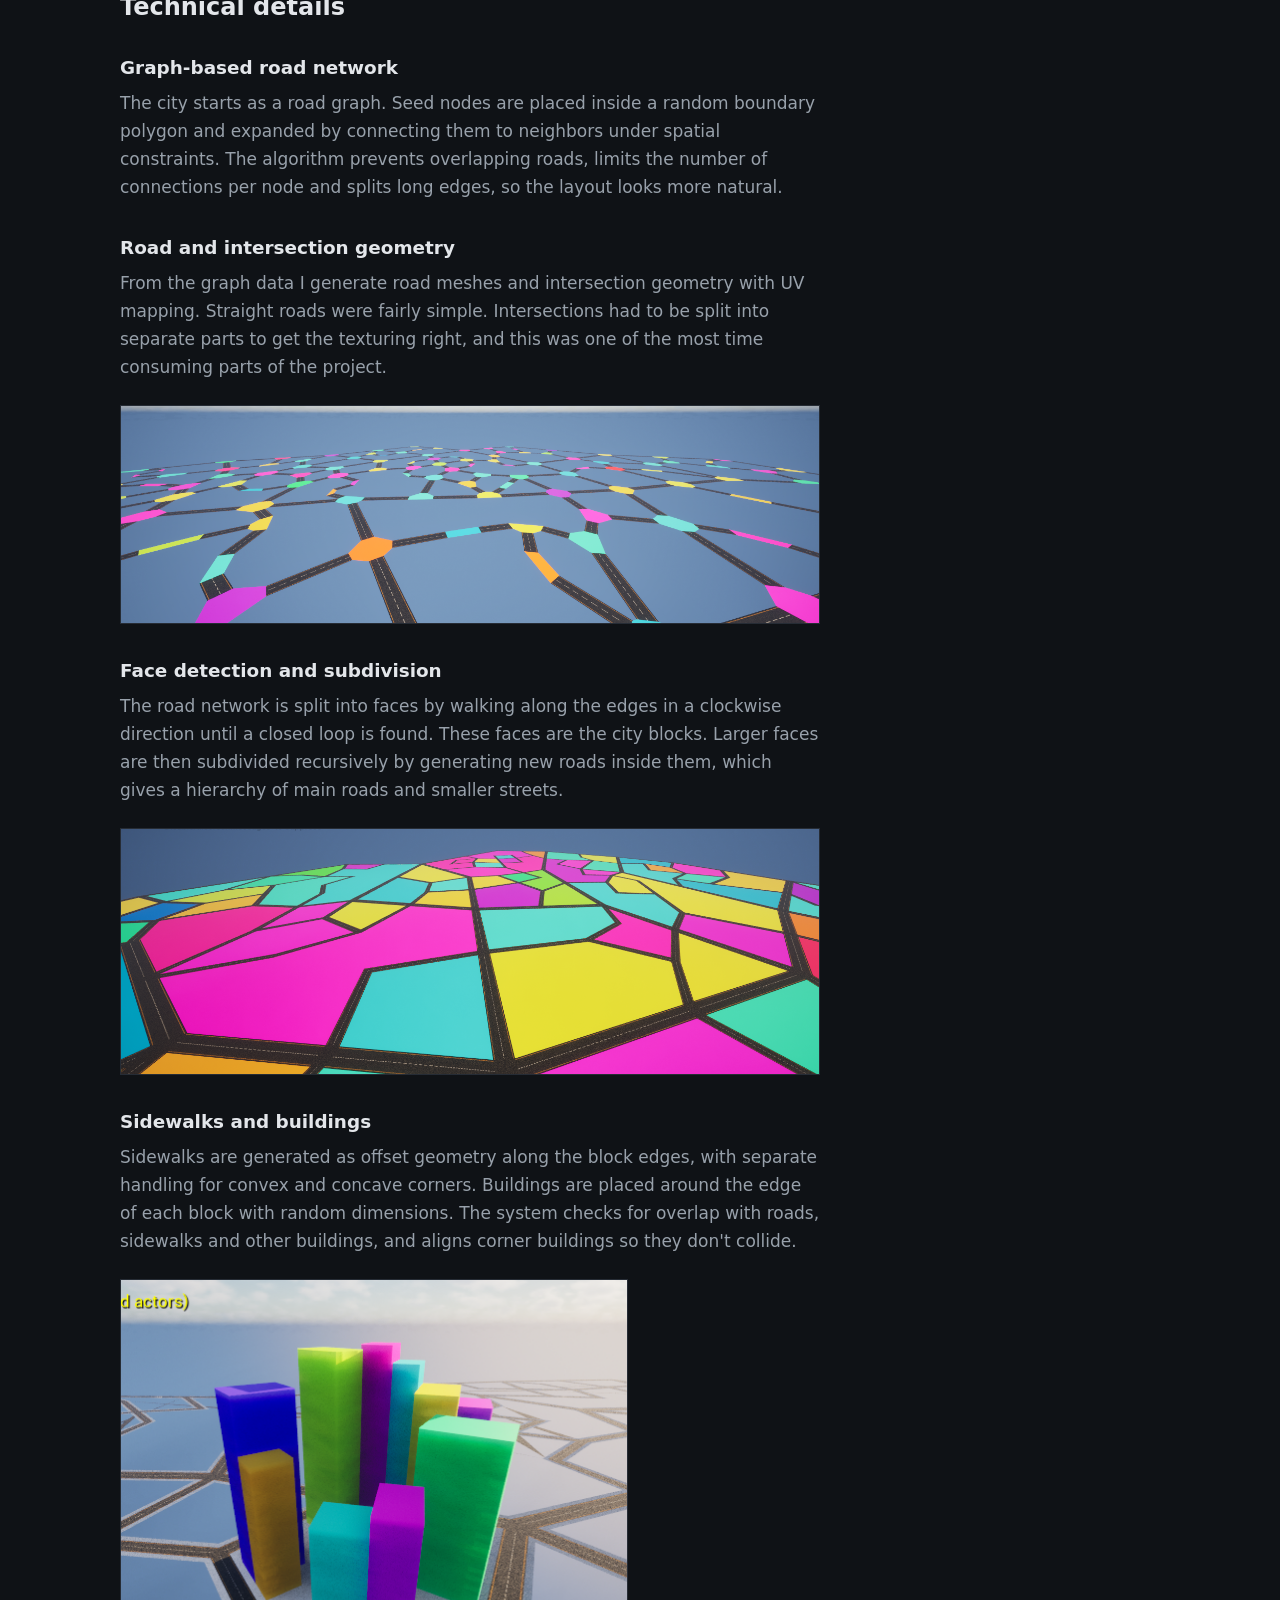
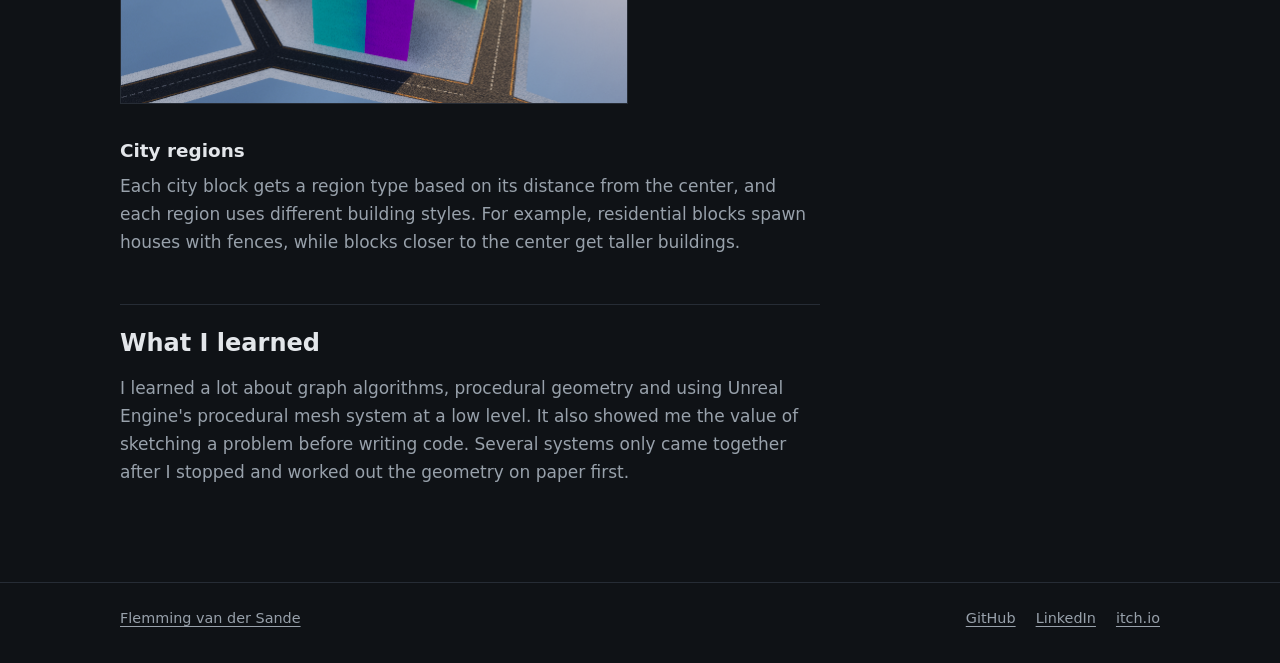
<file: projects/citygenerator.html>
<!DOCTYPE html>
<html lang="en">
<head>
    <meta charset="UTF-8">
    <meta name="viewport" content="width=device-width, initial-scale=1.0">
    <title>City Generator, Flemming van der Sande</title>
    <meta name="description" content="An Unreal Engine plugin in C++ that generates a city layout at runtime: roads, intersections, sidewalks and buildings.">
    <script>try{if(localStorage.getItem('theme')==='light')document.documentElement.dataset.theme='light'}catch(e){}</script>
    <link rel="stylesheet" href="../style.css?v=3">
</head>
<body>
    <header class="site-bar">
        <div class="wrap">
            <a class="site-name" href="../index.html">Flemming van der Sande</a>
            <nav class="site-nav" aria-label="Main">
                <a href="../index.html#projects">Projects</a>
                <a href="../index.html#contact">Contact</a>
                <a href="../assets/cv/Flemming_van_der_Sande_CV.pdf" download>CV</a>
                <button id="theme-toggle" type="button">Light</button>
            </nav>
        </div>
    </header>

    <main class="wrap">
        <div class="page-head">
            <a class="back-link" href="../index.html#projects">All projects</a>
            <h1>City Generator</h1>
            <p class="lede">An Unreal Engine plugin that generates a city layout at runtime from a boundary and a set of parameters.</p>
            <dl class="specs">
                <div><dt>Role</dt><dd>Programmer</dd></div>
                <div><dt>Team</dt><dd>Solo</dd></div>
                <div><dt>Duration</dt><dd>8 weeks, year 3 (2025/26)</dd></div>
                <div><dt>Tech</dt><dd>C++, Unreal Engine 5, Procedural Mesh</dd></div>
            </dl>
        </div>

        <figure class="lead-media">
            <img src="../assets/citygenerator/banner.png" alt="A generated city with roads, sidewalks and buildings" width="950" height="535">
            <!-- TODO: if you record a gif or video of the city being generated, put it here instead of the banner, for example:
            <video src="../assets/citygenerator/generate.mp4" poster="../assets/citygenerator/banner.png" autoplay muted loop playsinline width="1280" height="720"></video>
            -->
        </figure>

        <article class="prose">
            <h2>What I built</h2>
            <p>
                For an 8 week project in my third year at Breda University of Applied Sciences, I built a procedural city generator as an Unreal Engine plugin.
                Given a boundary and a set of parameters, it generates a full city layout at runtime using procedural mesh generation:
            </p>
            <ul>
                <li>a road network built as a graph</li>
                <li>road and intersection meshes with UV mapping</li>
                <li>city blocks found from the road graph and subdivided into smaller streets</li>
                <li>sidewalks and buildings placed around each block</li>
                <li>city regions with different building styles</li>
            </ul>
            <p>
                Most systems went through several redesigns before they worked well.
                I focused on the geometry and the algorithms, not on visual polish.
            </p>

            <h2>Technical details</h2>

            <h3>Graph-based road network</h3>
            <p>
                The city starts as a road graph. Seed nodes are placed inside a random boundary polygon and expanded by connecting them to neighbors under spatial constraints.
                The algorithm prevents overlapping roads, limits the number of connections per node and splits long edges, so the layout looks more natural.
            </p>

            <h3>Road and intersection geometry</h3>
            <p>
                From the graph data I generate road meshes and intersection geometry with UV mapping.
                Straight roads were fairly simple. Intersections had to be split into separate parts to get the texturing right, and this was one of the most time consuming parts of the project.
            </p>
            <figure>
                <img src="../assets/citygenerator/intersection.png" alt="Generated road and intersection meshes" width="1312" height="408" loading="lazy">
            </figure>

            <h3>Face detection and subdivision</h3>
            <p>
                The road network is split into faces by walking along the edges in a clockwise direction until a closed loop is found. These faces are the city blocks.
                Larger faces are then subdivided recursively by generating new roads inside them, which gives a hierarchy of main roads and smaller streets.
            </p>
            <figure>
                <img src="../assets/citygenerator/faces.png" alt="Detected faces, each one a city block" width="1366" height="480" loading="lazy">
            </figure>

            <h3>Sidewalks and buildings</h3>
            <p>
                Sidewalks are generated as offset geometry along the block edges, with separate handling for convex and concave corners.
                Buildings are placed around the edge of each block with random dimensions.
                The system checks for overlap with roads, sidewalks and other buildings, and aligns corner buildings so they don't collide.
            </p>
            <figure>
                <img src="../assets/citygenerator/buildings.png" alt="Generated sidewalks and buildings along a city block" width="508" height="425" loading="lazy">
            </figure>

            <h3>City regions</h3>
            <p>
                Each city block gets a region type based on its distance from the center, and each region uses different building styles.
                For example, residential blocks spawn houses with fences, while blocks closer to the center get taller buildings.
            </p>
            <!-- TODO: screenshot of the different city regions (optional)
            <figure>
                <img src="../assets/citygenerator/regions.png" alt="City regions with different building styles" loading="lazy">
            </figure>
            -->

            <h2>What I learned</h2>
            <p>
                I learned a lot about graph algorithms, procedural geometry and using Unreal Engine's procedural mesh system at a low level.
                It also showed me the value of sketching a problem before writing code. Several systems only came together after I stopped and worked out the geometry on paper first.
            </p>
        </article>
    </main>

    <footer class="site-footer">
        <div class="wrap">
            <a href="../index.html">Flemming van der Sande</a>
            <ul class="link-row">
                <li><a href="https://github.com/Flumming">GitHub</a></li>
                <li><a href="https://www.linkedin.com/in/flemming-van-der-sande-676b86212/">LinkedIn</a></li>
                <li><a href="https://flumming.itch.io/">itch.io</a></li>
            </ul>
        </div>
    </footer>

    <script src="../script.js?v=3"></script>
</body>
</html>
</file>
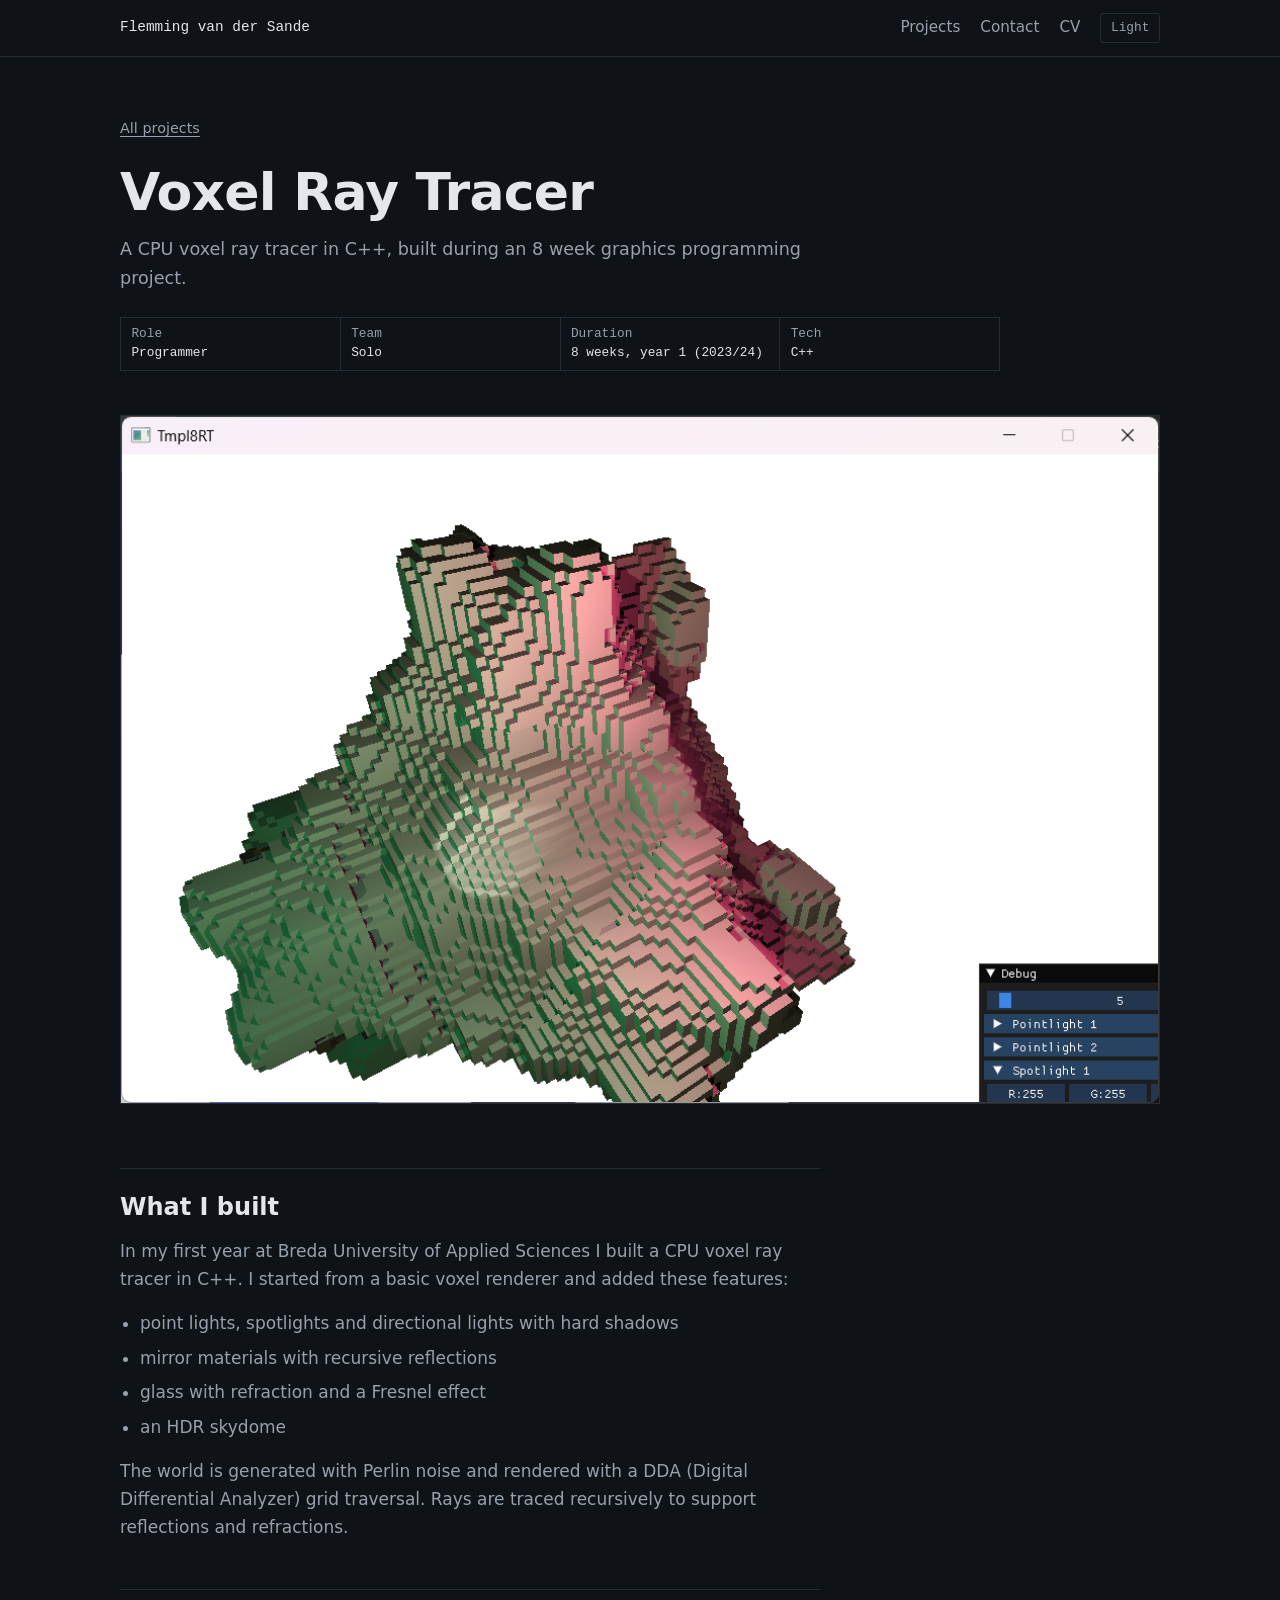
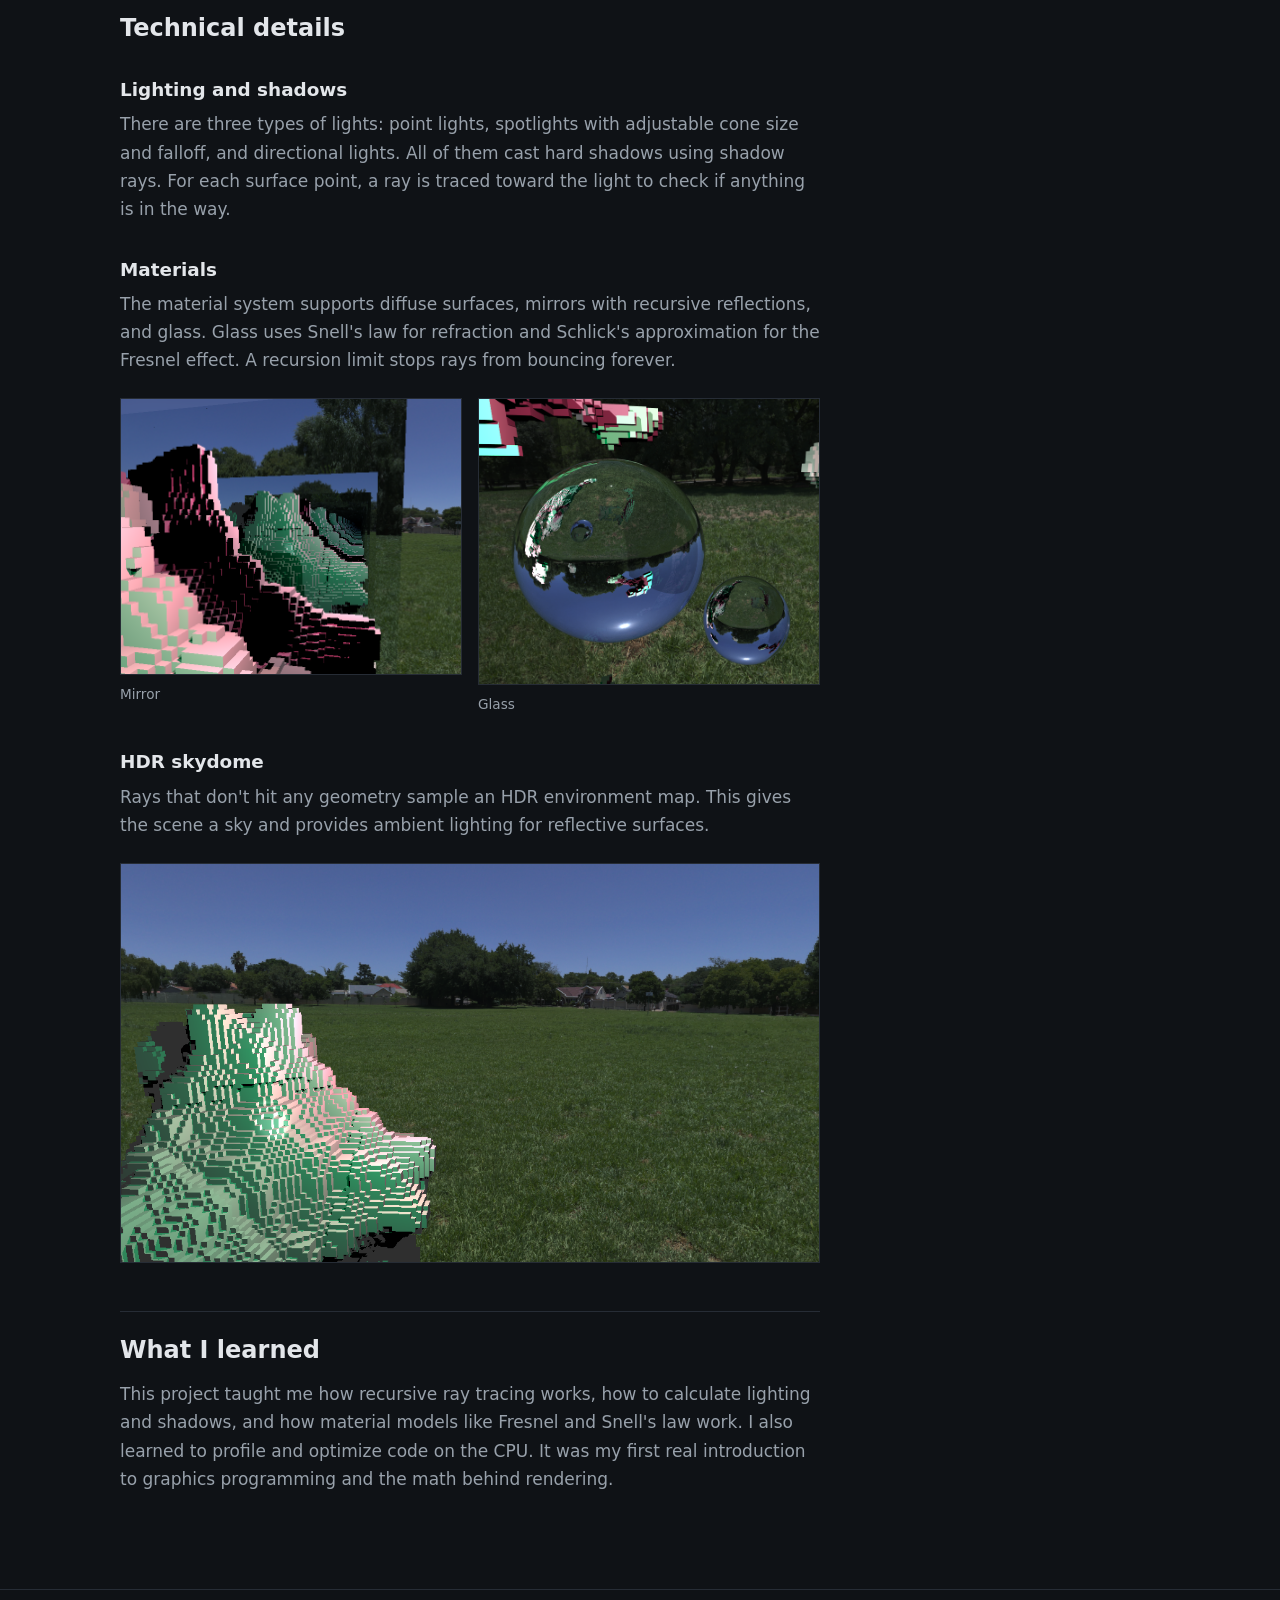
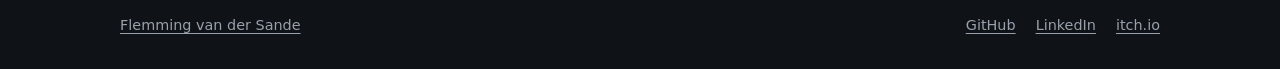
<file: projects/raytracer.html>
<!DOCTYPE html>
<html lang="en">
<head>
    <meta charset="UTF-8">
    <meta name="viewport" content="width=device-width, initial-scale=1.0">
    <title>Voxel Ray Tracer, Flemming van der Sande</title>
    <meta name="description" content="A CPU voxel ray tracer in C++ with point lights, spotlights, reflections, glass refraction and an HDR skydome.">
    <script>try{if(localStorage.getItem('theme')==='light')document.documentElement.dataset.theme='light'}catch(e){}</script>
    <link rel="stylesheet" href="../style.css?v=3">
</head>
<body>
    <header class="site-bar">
        <div class="wrap">
            <a class="site-name" href="../index.html">Flemming van der Sande</a>
            <nav class="site-nav" aria-label="Main">
                <a href="../index.html#projects">Projects</a>
                <a href="../index.html#contact">Contact</a>
                <a href="../assets/cv/Flemming_van_der_Sande_CV.pdf" download>CV</a>
                <button id="theme-toggle" type="button">Light</button>
            </nav>
        </div>
    </header>

    <main class="wrap">
        <div class="page-head">
            <a class="back-link" href="../index.html#projects">All projects</a>
            <h1>Voxel Ray Tracer</h1>
            <p class="lede">A CPU voxel ray tracer in C++, built during an 8 week graphics programming project.</p>
            <dl class="specs">
                <div><dt>Role</dt><dd>Programmer</dd></div>
                <div><dt>Team</dt><dd>Solo</dd></div>
                <div><dt>Duration</dt><dd>8 weeks, year 1 (2023/24)</dd></div>
                <div><dt>Tech</dt><dd>C++</dd></div>
            </dl>
        </div>

        <figure class="lead-media">
            <img src="../assets/raytracer/lights.png" alt="Voxel scene lit by point lights and a spotlight, with hard shadows" width="1026" height="679">
        </figure>

        <article class="prose">
            <h2>What I built</h2>
            <p>
                In my first year at Breda University of Applied Sciences I built a CPU voxel ray tracer in C++.
                I started from a basic voxel renderer and added these features:
            </p>
            <ul>
                <li>point lights, spotlights and directional lights with hard shadows</li>
                <li>mirror materials with recursive reflections</li>
                <li>glass with refraction and a Fresnel effect</li>
                <li>an HDR skydome</li>
            </ul>
            <p>
                The world is generated with Perlin noise and rendered with a DDA (Digital Differential Analyzer) grid traversal.
                Rays are traced recursively to support reflections and refractions.
            </p>

            <h2>Technical details</h2>

            <h3>Lighting and shadows</h3>
            <p>
                There are three types of lights: point lights, spotlights with adjustable cone size and falloff, and directional lights.
                All of them cast hard shadows using shadow rays. For each surface point, a ray is traced toward the light to check if anything is in the way.
            </p>

            <h3>Materials</h3>
            <p>
                The material system supports diffuse surfaces, mirrors with recursive reflections, and glass.
                Glass uses Snell's law for refraction and Schlick's approximation for the Fresnel effect.
                A recursion limit stops rays from bouncing forever.
            </p>
            <div class="figure-row">
                <figure>
                    <img src="../assets/raytracer/reflection.png" alt="Mirror material reflecting the voxel scene" width="685" height="554" loading="lazy">
                    <figcaption>Mirror</figcaption>
                </figure>
                <figure>
                    <img src="../assets/raytracer/glass.png" alt="Glass material refracting the scene behind it" width="755" height="632" loading="lazy">
                    <figcaption>Glass</figcaption>
                </figure>
            </div>

            <h3>HDR skydome</h3>
            <p>
                Rays that don't hit any geometry sample an HDR environment map.
                This gives the scene a sky and provides ambient lighting for reflective surfaces.
            </p>
            <figure>
                <img src="../assets/raytracer/skydome.png" alt="Scene with the HDR skydome in the background" width="966" height="550" loading="lazy">
            </figure>

            <h2>What I learned</h2>
            <p>
                This project taught me how recursive ray tracing works, how to calculate lighting and shadows, and how material models like Fresnel and Snell's law work.
                I also learned to profile and optimize code on the CPU. It was my first real introduction to graphics programming and the math behind rendering.
            </p>
        </article>
    </main>

    <footer class="site-footer">
        <div class="wrap">
            <a href="../index.html">Flemming van der Sande</a>
            <ul class="link-row">
                <li><a href="https://github.com/Flumming">GitHub</a></li>
                <li><a href="https://www.linkedin.com/in/flemming-van-der-sande-676b86212/">LinkedIn</a></li>
                <li><a href="https://flumming.itch.io/">itch.io</a></li>
            </ul>
        </div>
    </footer>

    <script src="../script.js?v=3"></script>
</body>
</html>
</file>
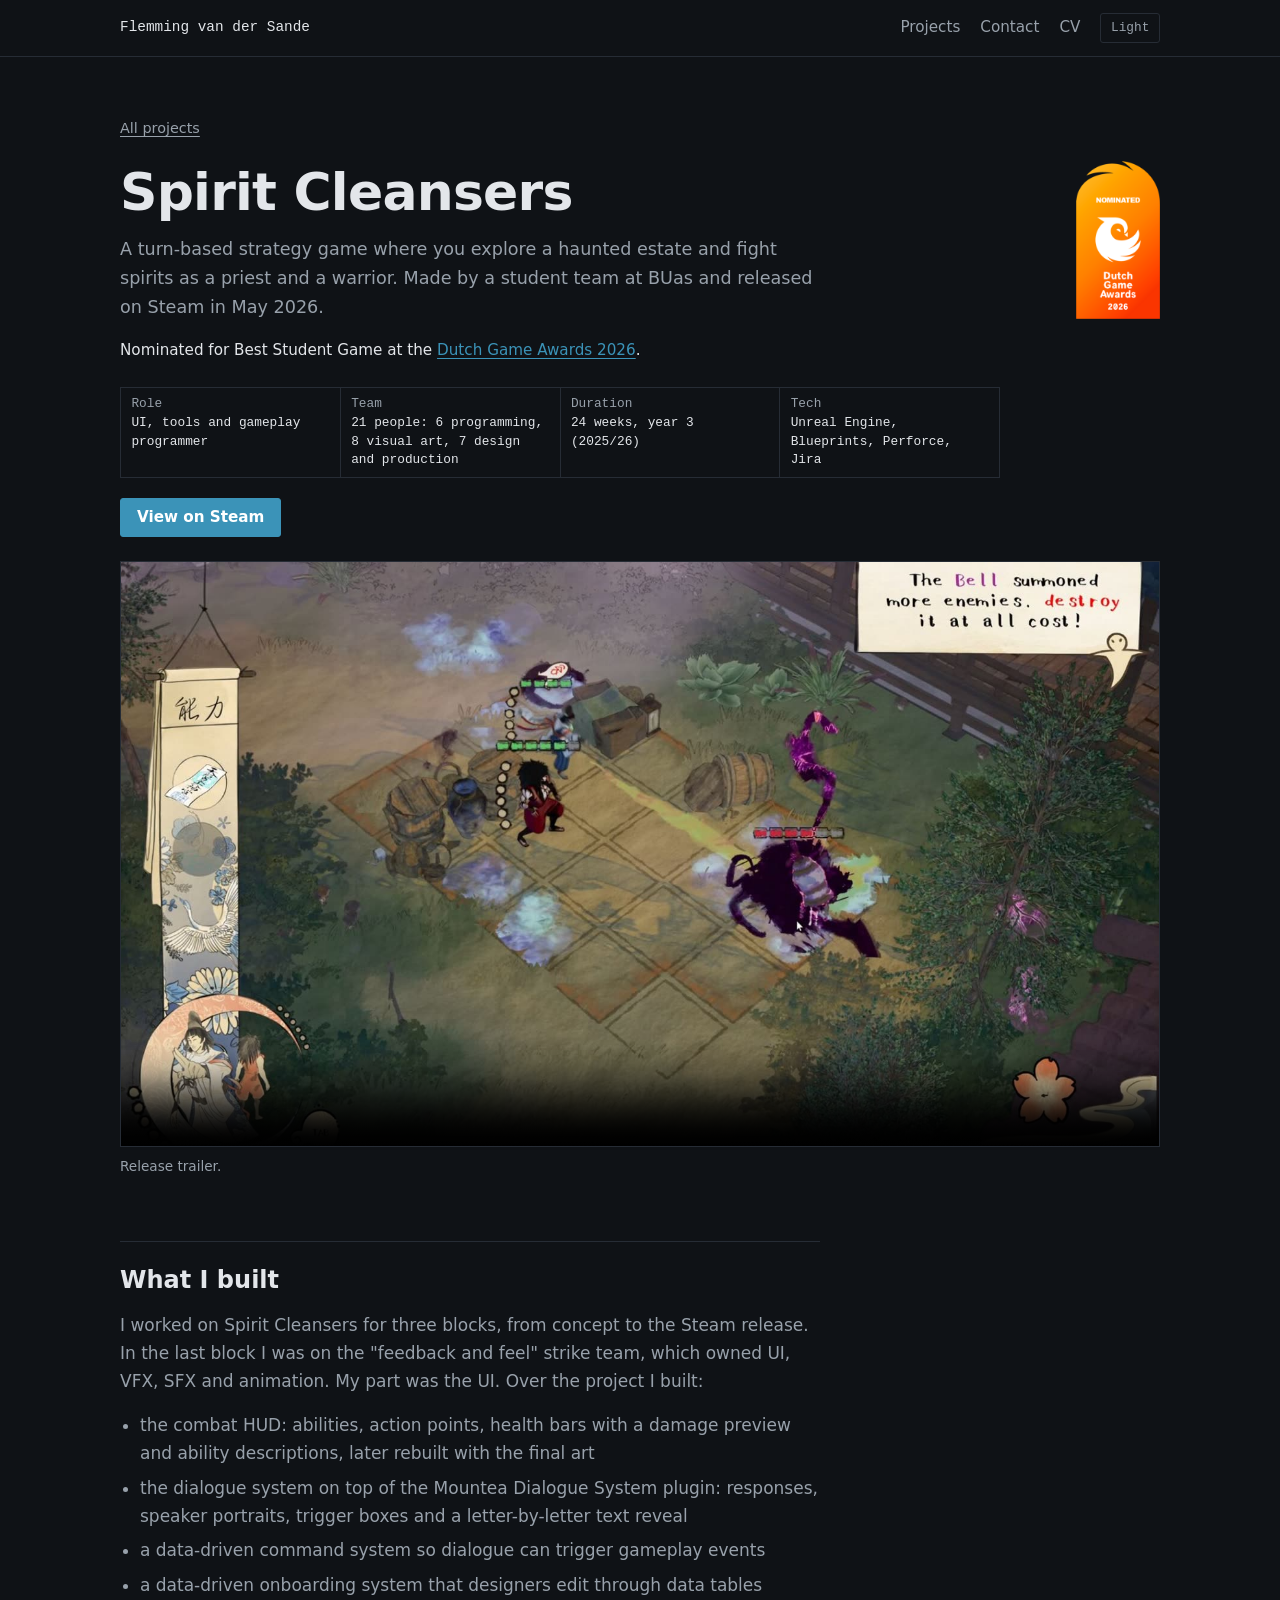
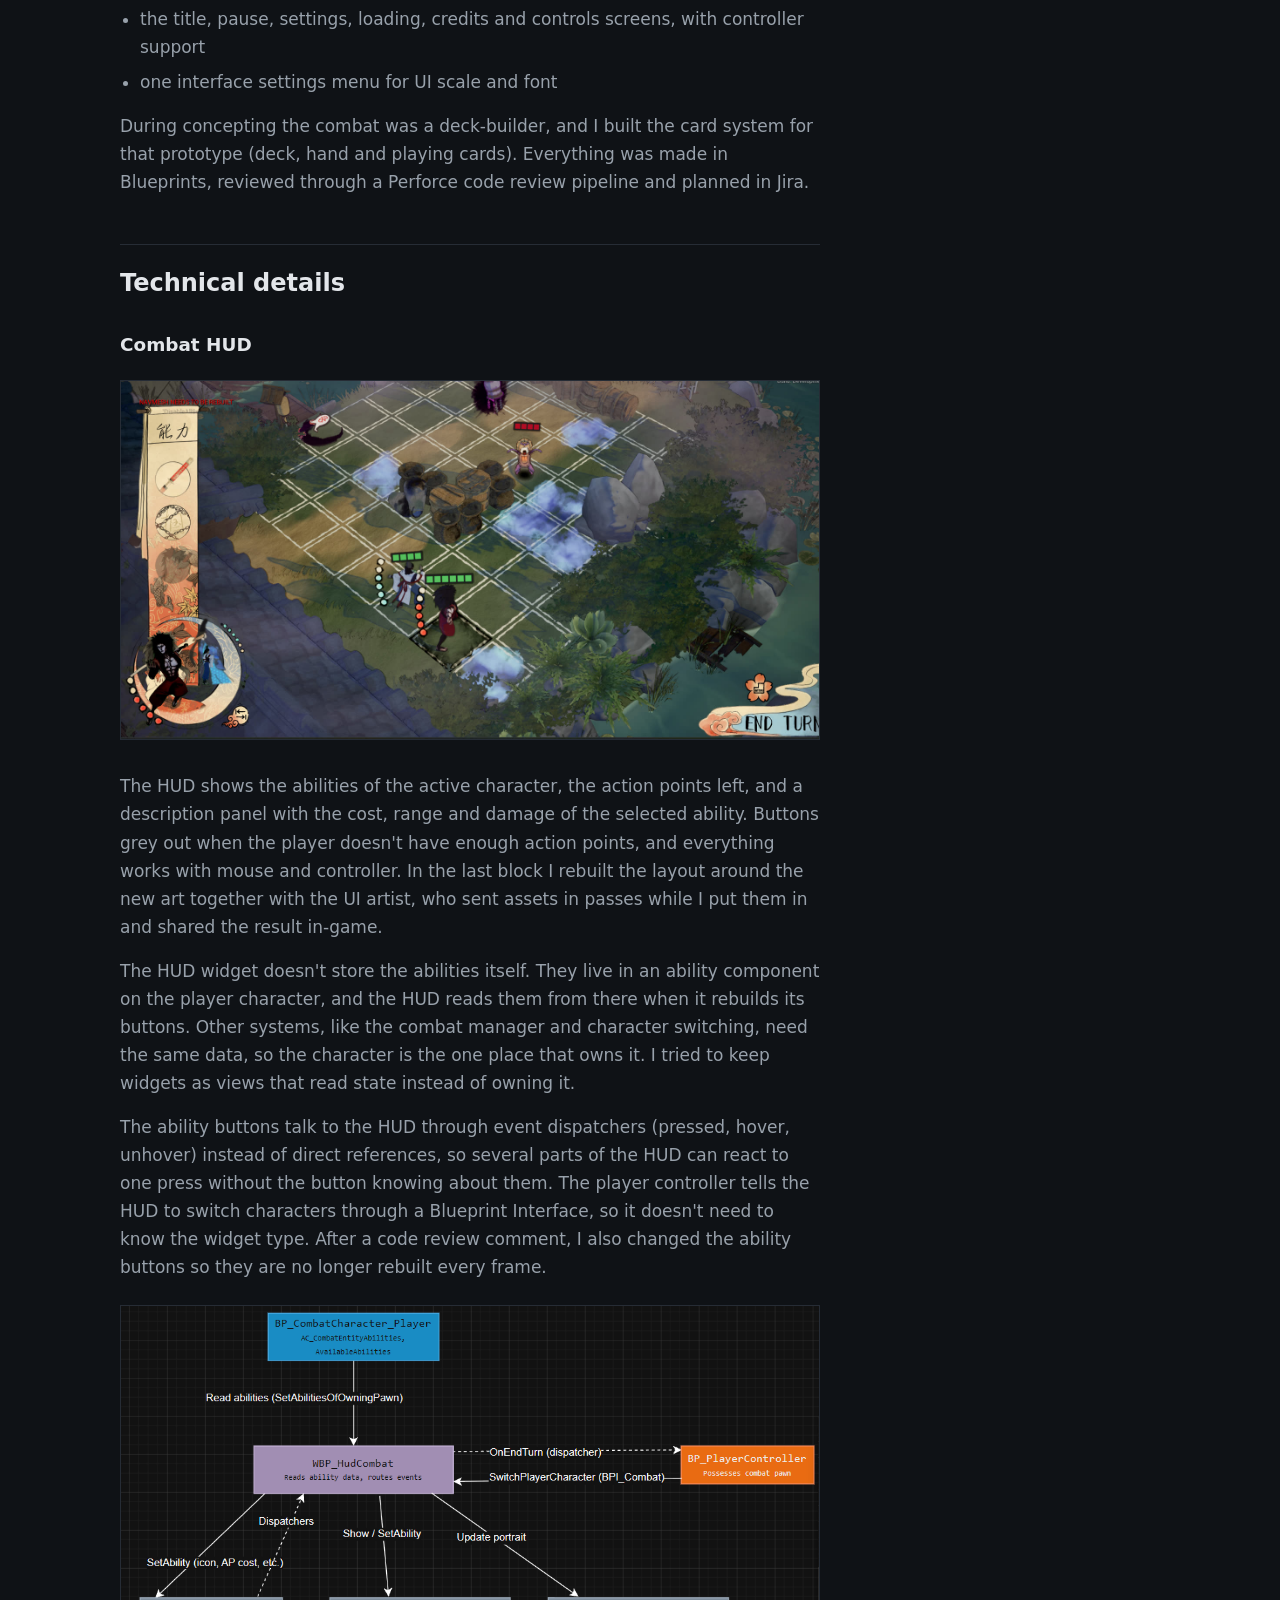
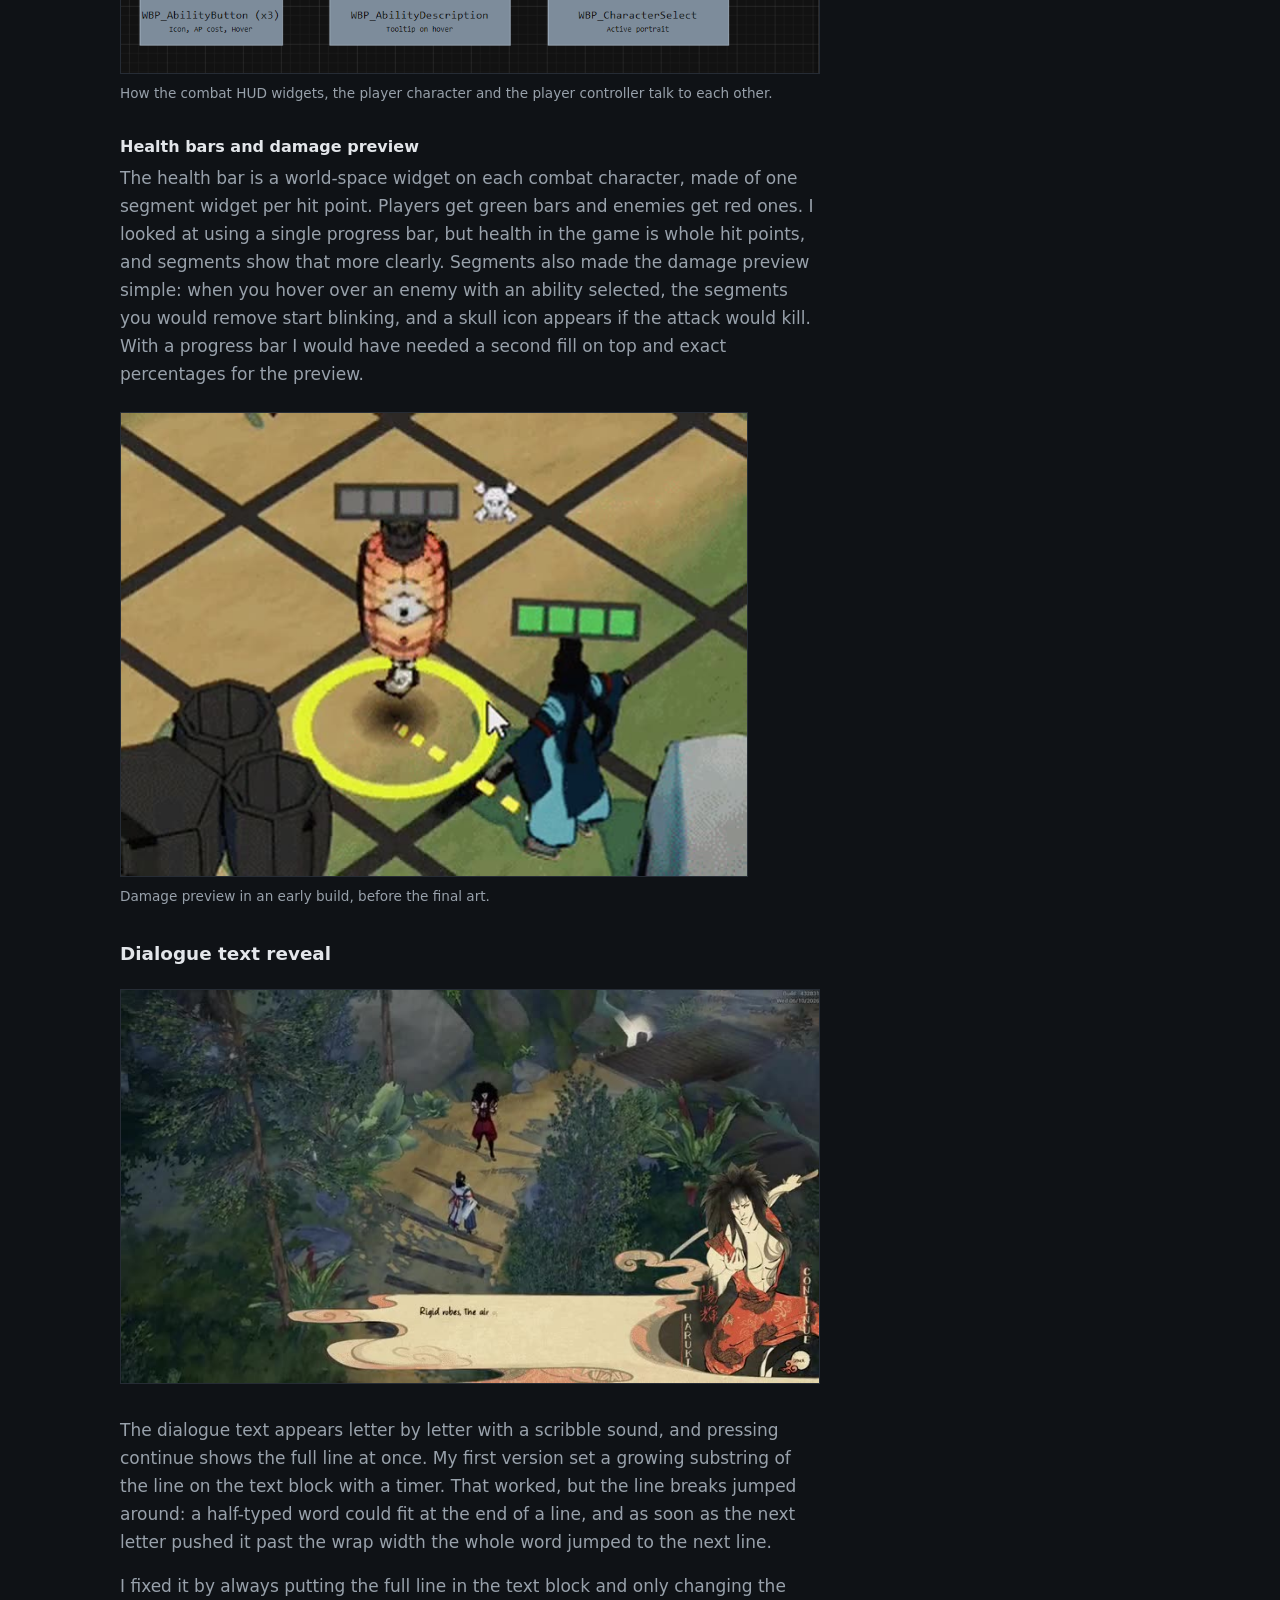
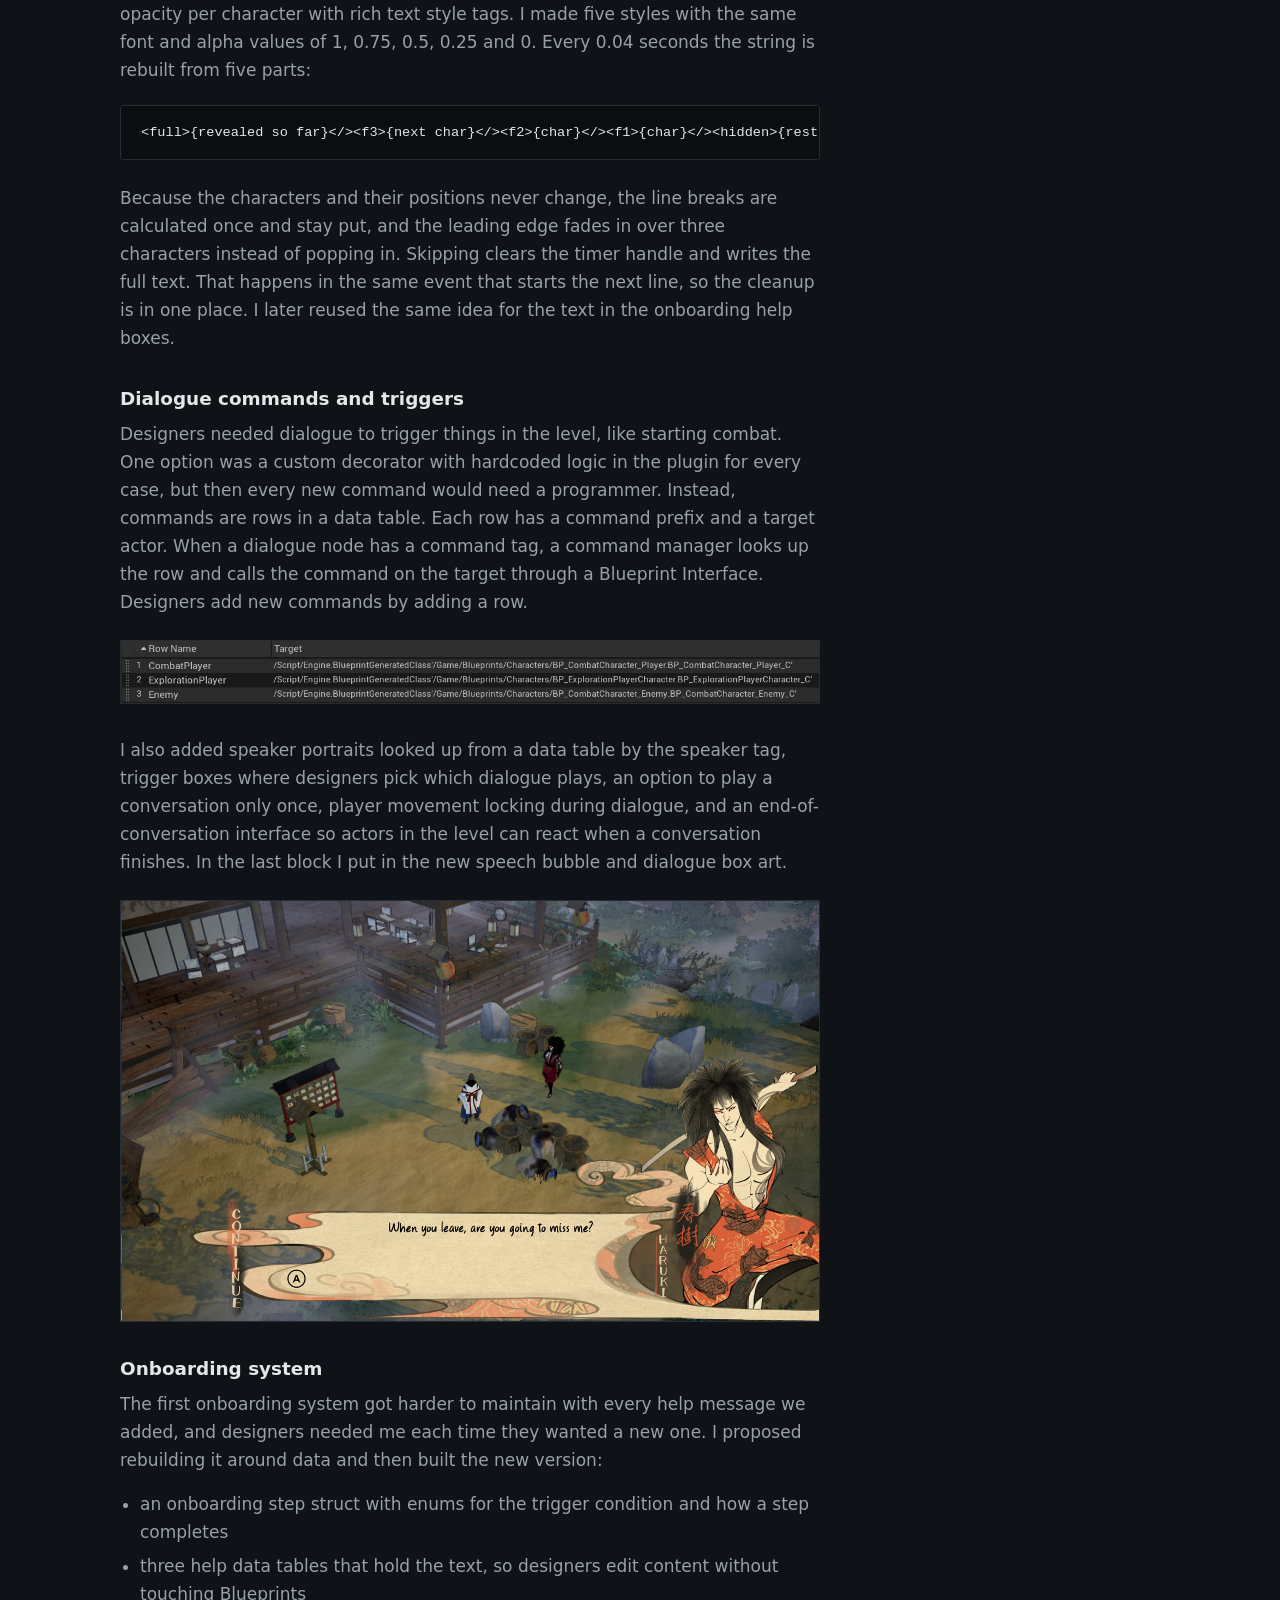
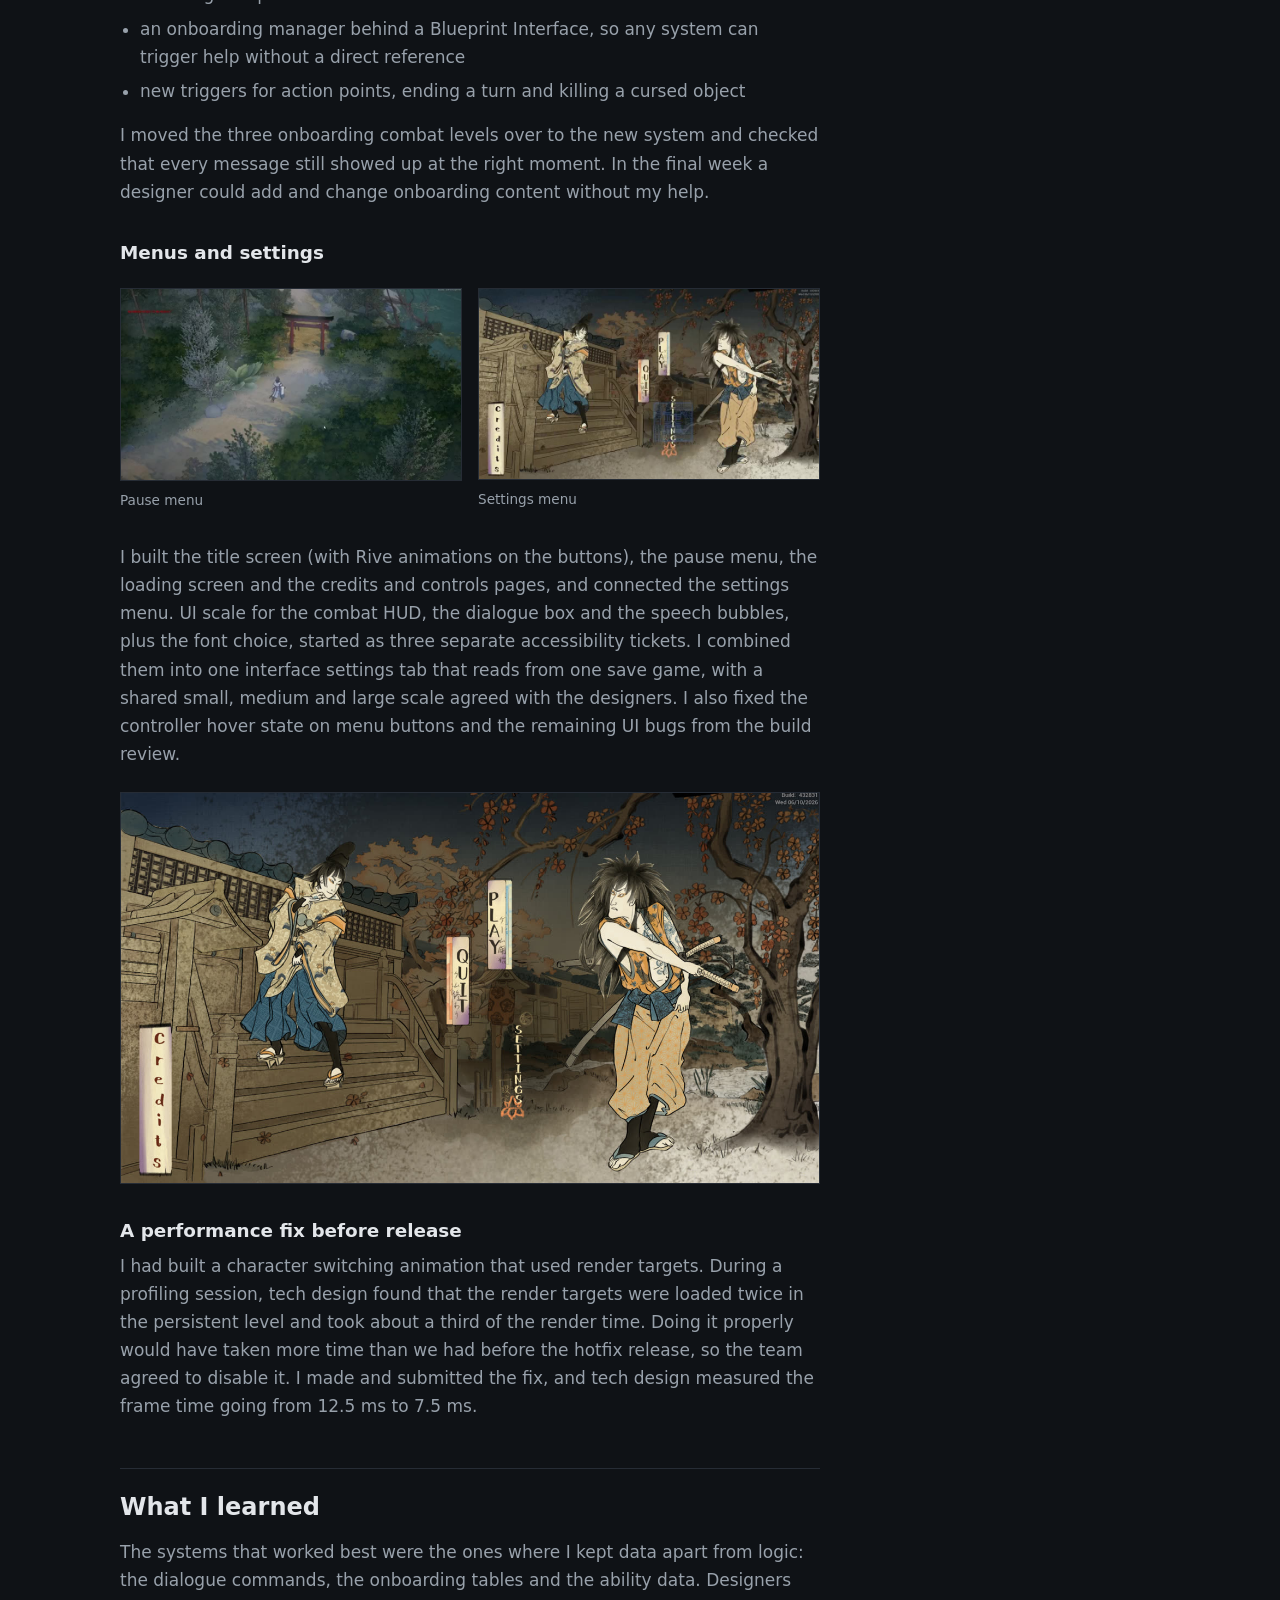
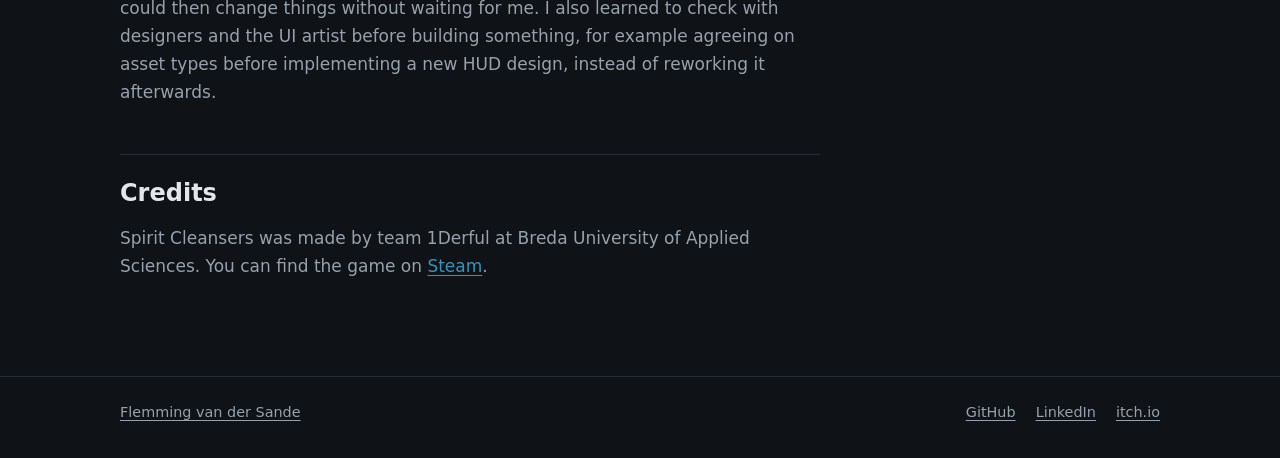
<file: projects/spirit-cleansers.html>
<!DOCTYPE html>
<html lang="en">
<head>
    <meta charset="UTF-8">
    <meta name="viewport" content="width=device-width, initial-scale=1.0">
    <title>Spirit Cleansers, Flemming van der Sande</title>
    <meta name="description" content="Spirit Cleansers, a turn-based strategy game released on Steam and nominated for Best Student Game at the Dutch Game Awards 2026. I built the combat HUD, the dialogue system, menus and data-driven tools for designers in Unreal Engine.">
    <meta property="og:type" content="article">
    <meta property="og:title" content="Spirit Cleansers, Flemming van der Sande">
    <meta property="og:description" content="UI, tools and gameplay programming on a turn-based strategy game released on Steam.">
    <meta property="og:url" content="https://flumming.github.io/projects/spirit-cleansers.html">
    <meta property="og:image" content="https://flumming.github.io/assets/spirit-cleansers/cover.jpg">
    <script>try{if(localStorage.getItem('theme')==='light')document.documentElement.dataset.theme='light'}catch(e){}</script>
    <link rel="stylesheet" href="../style.css?v=3">
</head>
<body>
    <header class="site-bar">
        <div class="wrap">
            <a class="site-name" href="../index.html">Flemming van der Sande</a>
            <nav class="site-nav" aria-label="Main">
                <a href="../index.html#projects">Projects</a>
                <a href="../index.html#contact">Contact</a>
                <a href="../assets/cv/Flemming_van_der_Sande_CV.pdf" download>CV</a>
                <button id="theme-toggle" type="button">Light</button>
            </nav>
        </div>
    </header>

    <main class="wrap">
        <div class="page-head">
            <a class="back-link" href="../index.html#projects">All projects</a>
            <div class="head-row">
                <div>
                    <h1>Spirit Cleansers</h1>
                    <p class="lede">A turn-based strategy game where you explore a haunted estate and fight spirits as a priest and a warrior. Made by a student team at BUas and released on Steam in May 2026.</p>
                    <p class="award">Nominated for Best Student Game at the <a href="https://dutchgamesassociation.nl/2026/09/24/dutch-game-awards-2026-nominations-announced/">Dutch Game Awards 2026</a>.</p>
                </div>
                <a class="award-badge" href="https://dutchgamesassociation.nl/2026/09/24/dutch-game-awards-2026-nominations-announced/" aria-hidden="true" tabindex="-1">
                    <img class="on-dark" src="../assets/spirit-cleansers/dga-2026-nominated-orange.png" alt="" width="220" height="414">
                    <img class="on-light" src="../assets/spirit-cleansers/dga-2026-nominated-black.png" alt="" width="220" height="414">
                </a>
            </div>
            <dl class="specs">
                <div><dt>Role</dt><dd>UI, tools and gameplay programmer</dd></div>
                <div><dt>Team</dt><dd>21 people: 6 programming, 8 visual art, 7 design and production</dd></div>
                <div><dt>Duration</dt><dd>24 weeks, year 3 (2025/26)</dd></div>
                <div><dt>Tech</dt><dd>Unreal Engine, Blueprints, Perforce, Jira</dd></div>
            </dl>
            <ul class="link-row">
                <li><a class="button" href="https://store.steampowered.com/app/4508350/Spirit_Cleansers/">View on Steam</a></li>
            </ul>
        </div>

        <figure class="lead-media">
            <video src="../assets/spirit-cleansers/trailer.mp4" poster="../assets/spirit-cleansers/cover.jpg" width="1280" height="720" controls preload="none" playsinline></video>
            <figcaption>Release trailer.</figcaption>
        </figure>

        <article class="prose">
            <h2>What I built</h2>
            <p>
                I worked on Spirit Cleansers for three blocks, from concept to the Steam release.
                In the last block I was on the "feedback and feel" strike team, which owned UI, VFX, SFX and animation. My part was the UI.
                Over the project I built:
            </p>
            <ul>
                <li>the combat HUD: abilities, action points, health bars with a damage preview and ability descriptions, later rebuilt with the final art</li>
                <li>the dialogue system on top of the Mountea Dialogue System plugin: responses, speaker portraits, trigger boxes and a letter-by-letter text reveal</li>
                <li>a data-driven command system so dialogue can trigger gameplay events</li>
                <li>a data-driven onboarding system that designers edit through data tables</li>
                <li>the title, pause, settings, loading, credits and controls screens, with controller support</li>
                <li>one interface settings menu for UI scale and font</li>
            </ul>
            <p>
                During concepting the combat was a deck-builder, and I built the card system for that prototype (deck, hand and playing cards).
                Everything was made in Blueprints, reviewed through a Perforce code review pipeline and planned in Jira.
            </p>

            <h2>Technical details</h2>

            <h3>Combat HUD</h3>
            <figure>
                <img src="../assets/spirit-cleansers/combat-hud.jpg" alt="Combat with the final HUD: ability scroll on the left, action points and end turn button" width="1600" height="822" loading="lazy">
            </figure>
            <p>
                The HUD shows the abilities of the active character, the action points left, and a description panel with the cost, range and damage of the selected ability.
                Buttons grey out when the player doesn't have enough action points, and everything works with mouse and controller.
                In the last block I rebuilt the layout around the new art together with the UI artist, who sent assets in passes while I put them in and shared the result in-game.
            </p>
            <p>
                The HUD widget doesn't store the abilities itself. They live in an ability component on the player character, and the HUD reads them from there when it rebuilds its buttons.
                Other systems, like the combat manager and character switching, need the same data, so the character is the one place that owns it.
                I tried to keep widgets as views that read state instead of owning it.
            </p>
            <p>
                The ability buttons talk to the HUD through event dispatchers (pressed, hover, unhover) instead of direct references, so several parts of the HUD can react to one press without the button knowing about them.
                The player controller tells the HUD to switch characters through a Blueprint Interface, so it doesn't need to know the widget type.
                After a code review comment, I also changed the ability buttons so they are no longer rebuilt every frame.
            </p>
            <figure>
                <img src="../assets/spirit-cleansers/combat-hud-diagram.png" alt="Diagram of the combat HUD: the player character owns the abilities, the HUD reads them and talks to its child widgets and the player controller" width="1011" height="532" loading="lazy">
                <figcaption>How the combat HUD widgets, the player character and the player controller talk to each other.</figcaption>
            </figure>

            <h4>Health bars and damage preview</h4>
            <p>
                The health bar is a world-space widget on each combat character, made of one segment widget per hit point. Players get green bars and enemies get red ones.
                I looked at using a single progress bar, but health in the game is whole hit points, and segments show that more clearly.
                Segments also made the damage preview simple: when you hover over an enemy with an ability selected, the segments you would remove start blinking, and a skull icon appears if the attack would kill.
                With a progress bar I would have needed a second fill on top and exact percentages for the preview.
            </p>
            <figure>
                <video src="../assets/spirit-cleansers/damage-preview.mp4" poster="../assets/spirit-cleansers/damage-preview-poster.jpg" width="628" height="464" autoplay muted loop playsinline aria-label="Hovering over an enemy makes the health segments that would be lost blink, with a skull icon because the attack would kill"></video>
                <figcaption>Damage preview in an early build, before the final art.</figcaption>
            </figure>

            <h3>Dialogue text reveal</h3>
            <figure>
                <video src="../assets/spirit-cleansers/dialogue-reveal.mp4" poster="../assets/spirit-cleansers/dialogue-reveal-poster.jpg" width="800" height="450" autoplay muted loop playsinline aria-label="Dialogue text appearing letter by letter with a soft fade at the leading edge"></video>
            </figure>
            <p>
                The dialogue text appears letter by letter with a scribble sound, and pressing continue shows the full line at once.
                My first version set a growing substring of the line on the text block with a timer.
                That worked, but the line breaks jumped around: a half-typed word could fit at the end of a line, and as soon as the next letter pushed it past the wrap width the whole word jumped to the next line.
            </p>
            <p>
                I fixed it by always putting the full line in the text block and only changing the opacity per character with rich text style tags.
                I made five styles with the same font and alpha values of 1, 0.75, 0.5, 0.25 and 0. Every 0.04 seconds the string is rebuilt from five parts:
            </p>
<pre><code>&lt;full&gt;{revealed so far}&lt;/&gt;&lt;f3&gt;{next char}&lt;/&gt;&lt;f2&gt;{char}&lt;/&gt;&lt;f1&gt;{char}&lt;/&gt;&lt;hidden&gt;{rest}&lt;/&gt;</code></pre>
            <p>
                Because the characters and their positions never change, the line breaks are calculated once and stay put, and the leading edge fades in over three characters instead of popping in.
                Skipping clears the timer handle and writes the full text. That happens in the same event that starts the next line, so the cleanup is in one place.
                I later reused the same idea for the text in the onboarding help boxes.
            </p>

            <h3>Dialogue commands and triggers</h3>
            <p>
                Designers needed dialogue to trigger things in the level, like starting combat.
                One option was a custom decorator with hardcoded logic in the plugin for every case, but then every new command would need a programmer.
                Instead, commands are rows in a data table. Each row has a command prefix and a target actor.
                When a dialogue node has a command tag, a command manager looks up the row and calls the command on the target through a Blueprint Interface. Designers add new commands by adding a row.
            </p>
            <figure>
                <img src="../assets/spirit-cleansers/dialogue-commands.png" alt="Data table with dialogue commands and their target actors" width="1213" height="108" loading="lazy">
            </figure>
            <p>
                I also added speaker portraits looked up from a data table by the speaker tag, trigger boxes where designers pick which dialogue plays, an option to play a conversation only once,
                player movement locking during dialogue, and an end-of-conversation interface so actors in the level can react when a conversation finishes.
                In the last block I put in the new speech bubble and dialogue box art.
            </p>
            <figure>
                <img src="../assets/spirit-cleansers/dialogue.jpg" alt="Dialogue box with a speaker portrait in the released game" width="1280" height="770" loading="lazy">
            </figure>

            <h3>Onboarding system</h3>
            <p>
                The first onboarding system got harder to maintain with every help message we added, and designers needed me each time they wanted a new one.
                I proposed rebuilding it around data and then built the new version:
            </p>
            <ul>
                <li>an onboarding step struct with enums for the trigger condition and how a step completes</li>
                <li>three help data tables that hold the text, so designers edit content without touching Blueprints</li>
                <li>an onboarding manager behind a Blueprint Interface, so any system can trigger help without a direct reference</li>
                <li>new triggers for action points, ending a turn and killing a cursed object</li>
            </ul>
            <p>
                I moved the three onboarding combat levels over to the new system and checked that every message still showed up at the right moment.
                In the final week a designer could add and change onboarding content without my help.
            </p>

            <h3>Menus and settings</h3>
            <div class="figure-row">
                <figure>
                    <video src="../assets/spirit-cleansers/pause-menu.mp4" poster="../assets/spirit-cleansers/pause-menu-poster.jpg" width="800" height="450" autoplay muted loop playsinline aria-label="Pause menu with resume, main menu, feedback and quit buttons"></video>
                    <figcaption>Pause menu</figcaption>
                </figure>
                <figure>
                    <video src="../assets/spirit-cleansers/settings.mp4" poster="../assets/spirit-cleansers/settings-poster.jpg" width="800" height="448" autoplay muted loop playsinline aria-label="Settings menu with graphics, audio, controls and interface tabs"></video>
                    <figcaption>Settings menu</figcaption>
                </figure>
            </div>
            <p>
                I built the title screen (with Rive animations on the buttons), the pause menu, the loading screen and the credits and controls pages, and connected the settings menu.
                UI scale for the combat HUD, the dialogue box and the speech bubbles, plus the font choice, started as three separate accessibility tickets.
                I combined them into one interface settings tab that reads from one save game, with a shared small, medium and large scale agreed with the designers.
                I also fixed the controller hover state on menu buttons and the remaining UI bugs from the build review.
            </p>
            <figure>
                <img src="../assets/spirit-cleansers/title-screen.jpg" alt="Title screen with play, quit, settings and credits buttons" width="1280" height="716" loading="lazy">
            </figure>

            <h3>A performance fix before release</h3>
            <p>
                I had built a character switching animation that used render targets. During a profiling session, tech design found that the render targets were loaded twice in the persistent level and took about a third of the render time.
                Doing it properly would have taken more time than we had before the hotfix release, so the team agreed to disable it. I made and submitted the fix, and tech design measured the frame time going from 12.5 ms to 7.5 ms.
            </p>

            <h2>What I learned</h2>
            <p>
                The systems that worked best were the ones where I kept data apart from logic: the dialogue commands, the onboarding tables and the ability data.
                Designers could then change things without waiting for me.
                I also learned to check with designers and the UI artist before building something, for example agreeing on asset types before implementing a new HUD design, instead of reworking it afterwards.
            </p>

            <h2>Credits</h2>
            <p>
                Spirit Cleansers was made by team 1Derful at Breda University of Applied Sciences.
                You can find the game on <a href="https://store.steampowered.com/app/4508350/Spirit_Cleansers/">Steam</a>.
            </p>
        </article>
    </main>

    <footer class="site-footer">
        <div class="wrap">
            <a href="../index.html">Flemming van der Sande</a>
            <ul class="link-row">
                <li><a href="https://github.com/Flumming">GitHub</a></li>
                <li><a href="https://www.linkedin.com/in/flemming-van-der-sande-676b86212/">LinkedIn</a></li>
                <li><a href="https://flumming.itch.io/">itch.io</a></li>
            </ul>
        </div>
    </footer>

    <script src="../script.js?v=3"></script>
</body>
</html>
</file>
<file: style.css>
/* Flemming van der Sande portfolio
   Plain CSS, no build step. Dark theme is the default,
   light theme is set with <html data-theme="light"> by script.js. */

:root {
    --bg: #0f1216;
    --bg-raised: #161a20;
    --text: #e3e6ea;
    --text-muted: #98a1ab;
    --rule: #262c35;
    --accent: #3b93b8;
    --accent-strong: #5fb0d1;
    --code-bg: #0b0d10;
    --placeholder: #1b2027;

    --font-body: system-ui, -apple-system, "Segoe UI", Roboto, Ubuntu, Cantarell, sans-serif;
    --font-mono: ui-monospace, "SF Mono", "Cascadia Mono", Consolas, "Liberation Mono", monospace;

    --wrap: 1120px;
    --measure: 700px;
    --gutter: clamp(1rem, 4vw, 2.5rem);

    color-scheme: dark;
}

:root[data-theme="light"] {
    --bg: #f7f7f5;
    --bg-raised: #ffffff;
    --text: #1b1f24;
    --text-muted: #57606a;
    --rule: #dcdfe3;
    --accent: #11688a;
    --accent-strong: #0b4f6a;
    --placeholder: #eceef0;

    color-scheme: light;
}

*,
*::before,
*::after {
    box-sizing: border-box;
}

html {
    scroll-behavior: smooth;
    scroll-padding-top: 5rem;
    -webkit-text-size-adjust: 100%;
}

@media (prefers-reduced-motion: reduce) {
    html {
        scroll-behavior: auto;
    }
}

body {
    margin: 0;
    background: var(--bg);
    color: var(--text);
    font-family: var(--font-body);
    font-size: 1.0625rem;
    line-height: 1.65;
}

img,
video {
    display: block;
    max-width: 100%;
    height: auto;
}

a {
    color: var(--accent);
    text-underline-offset: 0.18em;
    text-decoration-thickness: 1px;
}

a:hover {
    color: var(--accent-strong);
}

:focus-visible {
    outline: 2px solid var(--accent);
    outline-offset: 3px;
}

h1,
h2,
h3,
h4 {
    line-height: 1.2;
    margin: 0;
    font-weight: 650;
}

p {
    margin: 0 0 1rem;
}

.wrap {
    width: 100%;
    max-width: var(--wrap);
    margin: 0 auto;
    padding: 0 var(--gutter);
}

.skip-link {
    position: absolute;
    left: -9999px;
}

.skip-link:focus {
    left: 1rem;
    top: 1rem;
    z-index: 100;
    background: var(--bg-raised);
    padding: 0.5rem 0.75rem;
}

/* ---------- Top bar ---------- */

.site-bar {
    position: sticky;
    top: 0;
    z-index: 10;
    background: var(--bg);
    border-bottom: 1px solid var(--rule);
}

.site-bar .wrap {
    display: flex;
    flex-wrap: wrap;
    align-items: center;
    gap: 0.5rem 1.5rem;
    min-height: 3.5rem;
    padding-top: 0.5rem;
    padding-bottom: 0.5rem;
}

.site-name {
    font-family: var(--font-mono);
    font-size: 0.9rem;
    color: var(--text);
    text-decoration: none;
    margin-right: auto;
}

.site-name:hover {
    color: var(--accent);
}

.site-nav {
    display: flex;
    flex-wrap: wrap;
    align-items: center;
    gap: 0.25rem 1.25rem;
    font-size: 0.95rem;
}

.site-nav a {
    color: var(--text-muted);
    text-decoration: none;
}

.site-nav a:hover {
    color: var(--text);
}

#theme-toggle {
    font: inherit;
    font-family: var(--font-mono);
    font-size: 0.8rem;
    color: var(--text-muted);
    background: none;
    border: 1px solid var(--rule);
    border-radius: 3px;
    padding: 0.2rem 0.6rem;
    cursor: pointer;
}

#theme-toggle:hover {
    color: var(--text);
    border-color: var(--text-muted);
}

/* ---------- Buttons and link rows ---------- */

.button {
    display: inline-block;
    padding: 0.55rem 1rem;
    border: 1px solid var(--accent);
    border-radius: 3px;
    background: var(--accent);
    color: #fff;
    font-weight: 600;
    font-size: 0.95rem;
    text-decoration: none;
    line-height: 1.3;
}

.button:hover {
    background: var(--accent-strong);
    border-color: var(--accent-strong);
    color: #fff;
}

.button.secondary {
    background: none;
    color: var(--text);
    border-color: var(--rule);
}

.button.secondary:hover {
    border-color: var(--text-muted);
    color: var(--text);
}

.link-row {
    display: flex;
    flex-wrap: wrap;
    align-items: center;
    gap: 0.75rem 1.25rem;
    margin: 0;
    padding: 0;
    list-style: none;
}

/* ---------- Intro (home page) ---------- */

.intro {
    padding: clamp(3rem, 10vw, 7rem) 0 clamp(2.5rem, 6vw, 4rem);
    border-bottom: 1px solid var(--rule);
}

.intro h1 {
    font-size: clamp(2.4rem, 7vw, 4.5rem);
    font-weight: 700;
    letter-spacing: -0.02em;
    line-height: 1.05;
    margin-bottom: 1rem;
}

.intro .tagline {
    font-size: clamp(1.15rem, 2.6vw, 1.45rem);
    color: var(--text);
    max-width: 44ch;
    margin-bottom: 1.25rem;
}

.intro .summary {
    color: var(--text-muted);
    max-width: var(--measure);
    margin-bottom: 2rem;
}

/* ---------- Home page sections ---------- */

.section {
    padding: clamp(3rem, 7vw, 5rem) 0;
    border-bottom: 1px solid var(--rule);
}

.section:last-of-type {
    border-bottom: 0;
}

.section-title {
    font-size: 1.6rem;
    margin-bottom: 2rem;
}

/* ---------- Project list (home page) ---------- */

.project-list {
    display: grid;
    gap: clamp(3rem, 7vw, 5rem);
}

.project {
    display: grid;
    grid-template-columns: minmax(0, 7fr) minmax(0, 5fr);
    gap: clamp(1.25rem, 3vw, 2.5rem);
    align-items: start;
}

.project-media {
    display: block;
    aspect-ratio: 16 / 10;
    overflow: hidden;
    background: var(--placeholder);
    border: 1px solid var(--rule);
}

.project-media img,
.project-media video {
    width: 100%;
    height: 100%;
    object-fit: cover;
    transition: opacity 0.2s;
}

/* For images where the interesting part is near the bottom */
.project-media img.focus-low {
    object-position: center 80%;
}

.project-media:hover img {
    opacity: 0.88;
}

.project-body h3 {
    font-size: 1.5rem;
    margin-bottom: 0.75rem;
}

.project-body h3 a {
    color: var(--text);
    text-decoration: none;
}

.project-body h3 a:hover {
    color: var(--accent);
}

.project-body p {
    color: var(--text-muted);
}

/* The upcoming featured project takes the full width above the rest */
.project.featured {
    grid-template-columns: 1fr;
}

.project.featured .project-media {
    aspect-ratio: 16 / 9;
}

.project.featured .project-body {
    max-width: var(--measure);
}

.project.featured .project-body .specs {
    grid-template-columns: repeat(auto-fit, minmax(9.5rem, 1fr));
}

/* ---------- Spec line (role, team, duration, tech) ---------- */

.specs {
    display: grid;
    grid-template-columns: repeat(auto-fit, minmax(9.5rem, 1fr));
    margin: 0 0 1.25rem;
    border-top: 1px solid var(--rule);
    border-left: 1px solid var(--rule);
    font-family: var(--font-mono);
    font-size: 0.8rem;
    line-height: 1.45;
}

.specs > div {
    padding: 0.45rem 0.65rem;
    border-right: 1px solid var(--rule);
    border-bottom: 1px solid var(--rule);
}

.specs dt {
    color: var(--text-muted);
}

.specs dd {
    margin: 0;
    color: var(--text);
}

.project-body .specs {
    grid-template-columns: repeat(2, minmax(0, 1fr));
}

/* ---------- Education ---------- */

.timeline {
    margin: 0;
    padding: 0;
    list-style: none;
    max-width: 820px;
}

.timeline li {
    display: grid;
    grid-template-columns: 10rem minmax(0, 1fr);
    gap: 0.25rem 1.5rem;
    padding: 1.25rem 0;
    border-top: 1px solid var(--rule);
}

.timeline li:last-child {
    border-bottom: 1px solid var(--rule);
}

.timeline .when {
    font-family: var(--font-mono);
    font-size: 0.85rem;
    color: var(--text-muted);
    padding-top: 0.2rem;
}

.timeline h3 {
    font-size: 1.1rem;
    margin-bottom: 0.25rem;
}

.timeline p {
    color: var(--text-muted);
    margin: 0;
}

/* ---------- Contact ---------- */

.contact p {
    max-width: var(--measure);
    color: var(--text-muted);
}

.contact .email {
    font-family: var(--font-mono);
    font-size: clamp(1rem, 3.5vw, 1.25rem);
    word-break: break-all;
}

/* ---------- Footer ---------- */

.site-footer {
    border-top: 1px solid var(--rule);
    padding: 1.5rem 0 2rem;
    font-size: 0.9rem;
    color: var(--text-muted);
}

.site-footer .wrap {
    display: flex;
    flex-wrap: wrap;
    justify-content: space-between;
    gap: 0.75rem 1.5rem;
}

.site-footer a {
    color: var(--text-muted);
}

.site-footer a:hover {
    color: var(--text);
}

/* ---------- Project pages ---------- */

.page-head {
    padding: clamp(2rem, 6vw, 3.5rem) 0 1.5rem;
}

.back-link {
    display: inline-block;
    font-size: 0.9rem;
    margin-bottom: 1.25rem;
    color: var(--text-muted);
}

.page-head h1 {
    font-size: clamp(2rem, 5.5vw, 3.25rem);
    letter-spacing: -0.015em;
    margin-bottom: 0.75rem;
}

.page-head .lede {
    color: var(--text-muted);
    max-width: var(--measure);
    font-size: 1.1rem;
    margin-bottom: 1.5rem;
}

/* Title with an award badge on the right */
.head-row {
    display: flex;
    justify-content: space-between;
    align-items: flex-start;
    gap: 1.5rem;
}

.award {
    font-size: 0.95rem;
    color: var(--text);
    margin-top: -0.5rem;
    margin-bottom: 1.5rem;
}

.award-badge {
    flex-shrink: 0;
    width: 84px;
}

.award-badge img {
    width: 100%;
    height: auto;
}

.award-badge .on-light,
:root[data-theme="light"] .award-badge .on-dark {
    display: none;
}

:root[data-theme="light"] .award-badge .on-light {
    display: block;
}

.page-head .specs {
    max-width: 880px;
}

.page-head .link-row {
    margin-top: 1.25rem;
}

.lead-media {
    margin: 0 0 clamp(2.5rem, 6vw, 4rem);
}

.lead-media img,
.lead-media video {
    width: 100%;
    border: 1px solid var(--rule);
    background: var(--placeholder);
}

.lead-media.narrow img,
.lead-media.narrow video {
    width: auto;
    max-height: 80vh;
    margin: 0 auto;
}

figcaption {
    font-size: 0.85rem;
    color: var(--text-muted);
    margin-top: 0.5rem;
}

.media-placeholder {
    display: grid;
    place-items: center;
    aspect-ratio: 16 / 9;
    border: 1px dashed var(--text-muted);
    background: var(--placeholder);
    color: var(--text-muted);
    font-family: var(--font-mono);
    font-size: 0.85rem;
    text-align: center;
    padding: 1rem;
}

/* Text column on project pages */
.prose {
    max-width: var(--measure);
    padding-bottom: clamp(3rem, 7vw, 5rem);
}

.prose > h2 {
    font-size: 1.5rem;
    margin: 3rem 0 1rem;
    padding-top: 1.5rem;
    border-top: 1px solid var(--rule);
}

.prose > h2:first-child {
    margin-top: 0;
}

.prose h3 {
    font-size: 1.15rem;
    margin: 2.25rem 0 0.6rem;
}

.prose h4 {
    font-size: 1rem;
    margin: 1.75rem 0 0.5rem;
}

.prose p,
.prose li {
    color: var(--text-muted);
}

.prose strong {
    color: var(--text);
    font-weight: 600;
}

.prose ul {
    padding-left: 1.25rem;
    margin: 0 0 1rem;
}

.prose li {
    margin-bottom: 0.4rem;
}

.prose figure {
    margin: 1.5rem 0 2rem;
}

.prose figure img,
.prose figure video {
    border: 1px solid var(--rule);
}

.prose figure.portrait video,
.prose figure.portrait img {
    width: auto;
    max-height: 70vh;
}

.figure-row {
    display: grid;
    grid-template-columns: repeat(auto-fit, minmax(min(140px, 100%), 1fr));
    gap: 1rem;
    margin: 1.5rem 0 2rem;
}

.figure-row figure {
    margin: 0;
}

.prose .note {
    border-left: 3px solid var(--accent);
    padding: 0.25rem 0 0.25rem 1rem;
    margin: 1.5rem 0;
}

.prose iframe {
    display: block;
    width: 100%;
    max-width: 400px;
    aspect-ratio: 1 / 1;
    height: auto;
    border: 1px solid var(--rule);
    margin: 1.5rem 0 2rem;
}

/* ---------- Code ---------- */

pre {
    background: var(--code-bg);
    border: 1px solid var(--rule);
    border-radius: 3px;
    padding: 1rem 1.25rem;
    overflow-x: auto;
    margin: 1.25rem 0 1.5rem;
    font-size: 0.85rem;
    line-height: 1.55;
}

code {
    font-family: var(--font-mono);
}

pre code.hljs {
    padding: 0;
    background: transparent;
}

/* ---------- Small screens ---------- */

@media (max-width: 800px) {
    .project {
        grid-template-columns: 1fr;
    }

    .timeline li {
        grid-template-columns: 1fr;
    }

    .timeline .when {
        padding-top: 0;
    }
}

@media (max-width: 520px) {
    .award-badge {
        width: 56px;
    }

    body {
        font-size: 1rem;
    }

    .site-name {
        width: 100%;
    }

    .site-nav {
        gap: 0.25rem 1rem;
        font-size: 0.9rem;
    }

    .page-head .specs,
    .project-body .specs {
        grid-template-columns: 1fr 1fr;
    }
}
</file>
